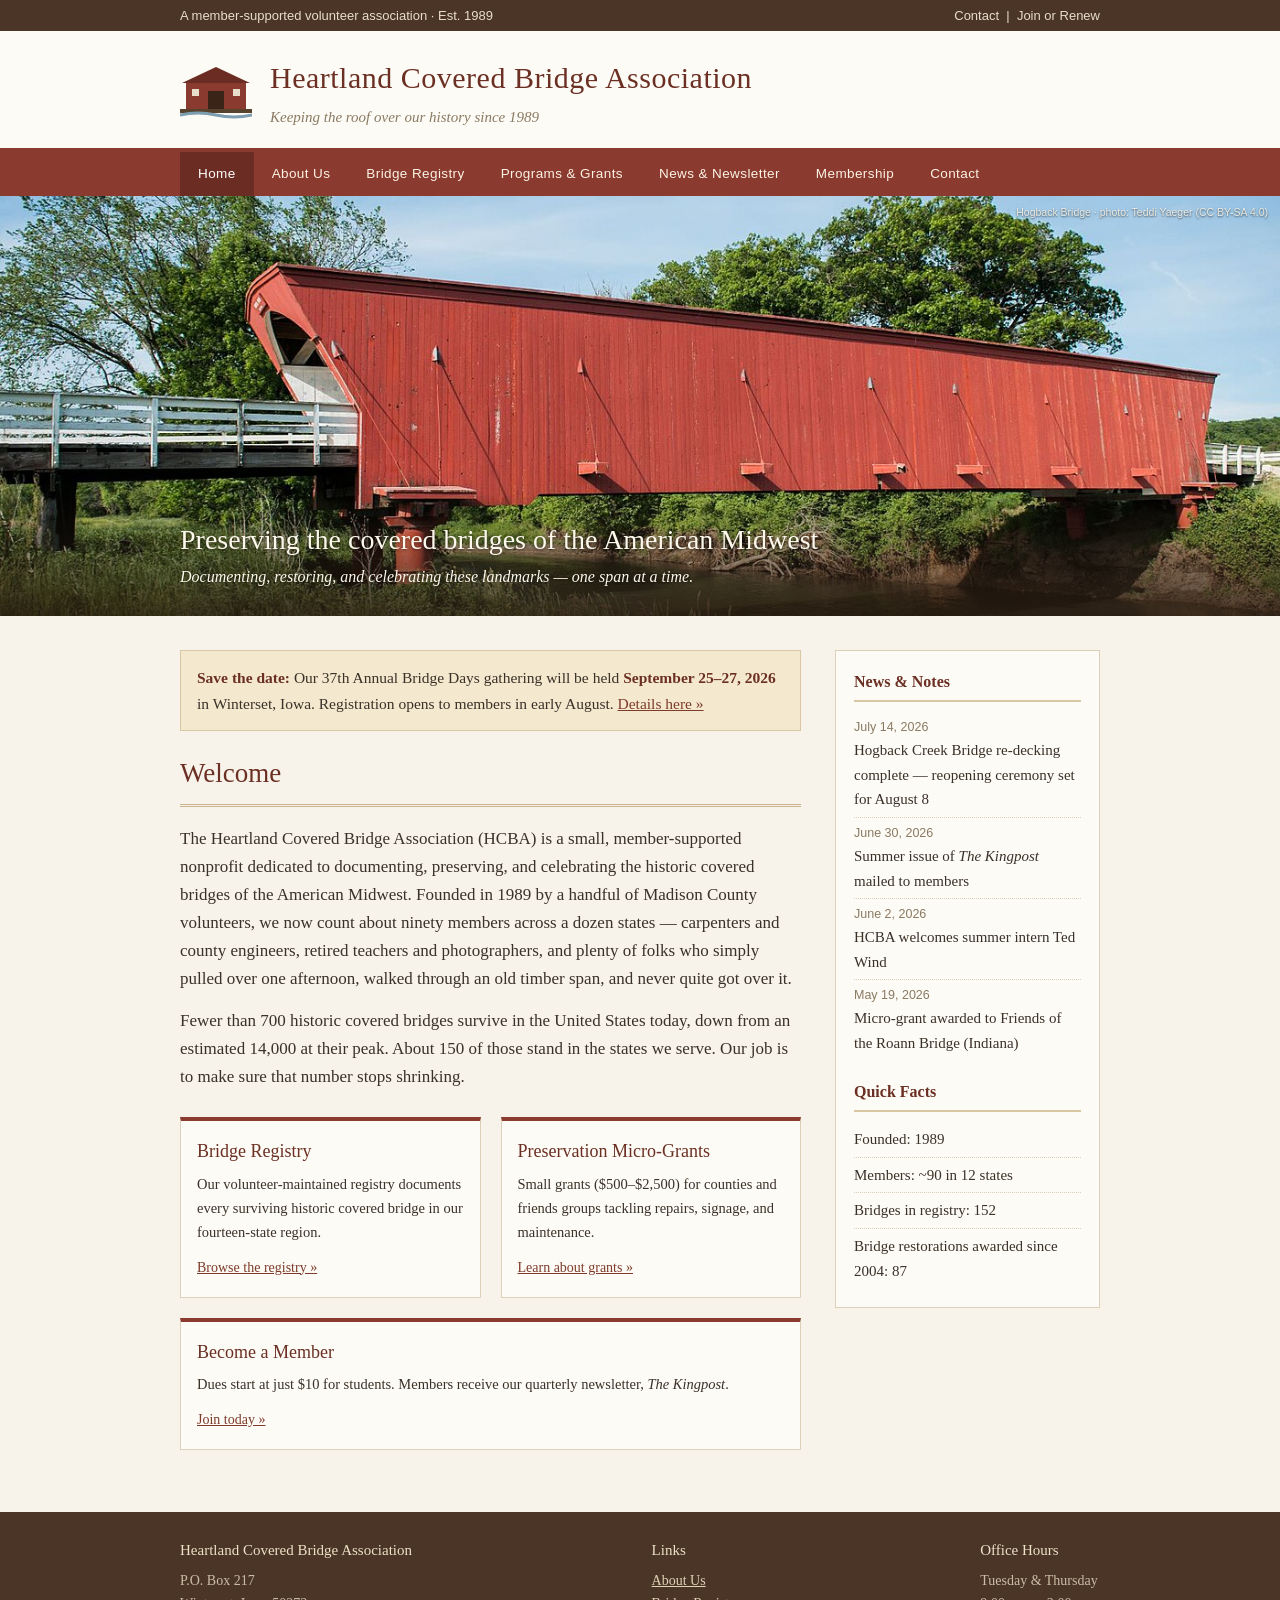
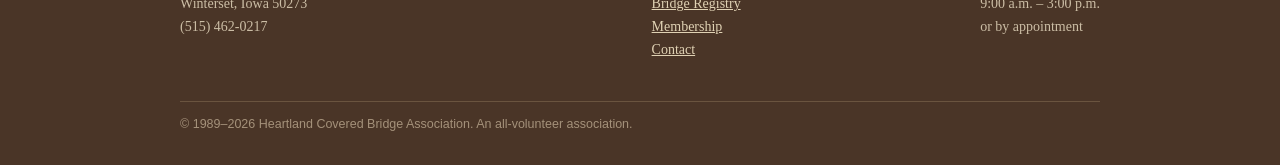
<file: index.html>
<!DOCTYPE html>
<html lang="en">
<head>
<meta charset="utf-8">
<meta name="viewport" content="width=device-width, initial-scale=1">
<title>Heartland Covered Bridge Association | Winterset, Iowa</title>
<meta name="description" content="The Heartland Covered Bridge Association is a member-supported nonprofit dedicated to documenting, preserving, and celebrating the covered bridges of the American Midwest since 1989.">
<link rel="stylesheet" href="css/style.css">
</head>
<body>

<div class="topstrip">
  <div class="wrap">
    <span>A member-supported volunteer association &middot; Est. 1989</span>
    <span><a href="contact.html">Contact</a> &nbsp;|&nbsp; <a href="membership.html">Join or Renew</a></span>
  </div>
</div>

<header class="site">
  <div class="wrap masthead">
    <svg width="72" height="54" viewBox="0 0 72 54" xmlns="http://www.w3.org/2000/svg" aria-hidden="true">
      <rect x="6" y="18" width="60" height="26" fill="#8b3a2f"/>
      <polygon points="2,18 36,2 70,18" fill="#6b2c23"/>
      <rect x="28" y="26" width="16" height="18" fill="#3a2418"/>
      <rect x="12" y="24" width="7" height="7" fill="#e8ddcb"/>
      <rect x="53" y="24" width="7" height="7" fill="#e8ddcb"/>
      <rect x="0" y="44" width="72" height="4" fill="#57422e"/>
      <path d="M0 50 Q18 46 36 50 T72 50" stroke="#7d9db0" stroke-width="3" fill="none"/>
    </svg>
    <div>
      <h1>Heartland Covered Bridge Association</h1>
      <div class="tagline">Keeping the roof over our history since 1989</div>
    </div>
  </div>
</header>

<nav class="main">
  <div class="wrap">
    <ul>
      <li><a href="index.html" class="here">Home</a></li>
      <li><a href="about.html">About Us</a></li>
      <li><a href="bridges.html">Bridge Registry</a></li>
      <li><a href="programs.html">Programs &amp; Grants</a></li>
      <li><a href="news.html">News &amp; Newsletter</a></li>
      <li><a href="membership.html">Membership</a></li>
      <li><a href="contact.html">Contact</a></li>
    </ul>
  </div>
</nav>

<div class="hero">
  <img class="art" src="images/hero-hogback.jpg" alt="The Hogback Bridge, a red covered bridge spanning the North River in Madison County, Iowa">
  <div class="credit">Hogback Bridge &middot; photo: Teddi Yaeger (CC BY-SA 4.0)</div>
  <div class="overlay">
    <div class="wrap">
      <h2>Preserving the covered bridges of the American Midwest</h2>
      <p>Documenting, restoring, and celebrating these landmarks &mdash; one span at a time.</p>
    </div>
  </div>
</div>

<div class="content">
  <div class="wrap cols">
    <div class="mainer">
      <div class="notice">
        <strong>Save the date:</strong> Our 37th Annual Bridge Days gathering will be held
        <strong>September 25&ndash;27, 2026</strong> in Winterset, Iowa. Registration opens to members in early August.
        <a href="news.html">Details here &raquo;</a>
      </div>

      <h2 class="pagetitle">Welcome</h2>
      <p>
        The Heartland Covered Bridge Association (HCBA) is a small, member-supported nonprofit
        dedicated to documenting, preserving, and celebrating the historic covered bridges of the
        American Midwest. Founded in 1989 by a handful of Madison County volunteers, we now count
        about ninety members across a dozen states &mdash; carpenters and county engineers, retired
        teachers and photographers, and plenty of folks who simply pulled over one afternoon,
        walked through an old timber span, and never quite got over it.
      </p>
      <p>
        Fewer than 700 historic covered bridges survive in the United States today, down from an
        estimated 14,000 at their peak. About 150 of those stand in the states we serve. Our job is
        to make sure that number stops shrinking.
      </p>

      <div class="featrow">
        <div class="feat">
          <h3>Bridge Registry</h3>
          <p>Our volunteer-maintained registry documents every surviving historic covered bridge in our fourteen-state region.</p>
          <a href="bridges.html">Browse the registry &raquo;</a>
        </div>
        <div class="feat">
          <h3>Preservation Micro-Grants</h3>
          <p>Small grants ($500&ndash;$2,500) for counties and friends groups tackling repairs, signage, and maintenance.</p>
          <a href="programs.html">Learn about grants &raquo;</a>
        </div>
        <div class="feat">
          <h3>Become a Member</h3>
          <p>Dues start at just $10 for students. Members receive our quarterly newsletter, <em>The Kingpost</em>.</p>
          <a href="membership.html">Join today &raquo;</a>
        </div>
      </div>
    </div>

    <aside>
      <h3>News &amp; Notes</h3>
      <ul>
        <li><span class="date">July 14, 2026</span> Hogback Creek Bridge re-decking complete &mdash; reopening ceremony set for August 8</li>
        <li><span class="date">June 30, 2026</span> Summer issue of <em>The Kingpost</em> mailed to members</li>
        <li><span class="date">June 2, 2026</span> HCBA welcomes summer intern Ted Wind</li>
        <li><span class="date">May 19, 2026</span> Micro-grant awarded to Friends of the Roann Bridge (Indiana)</li>
      </ul>
      <h3 style="margin-top:18px;">Quick Facts</h3>
      <ul>
        <li>Founded: 1989</li>
        <li>Members: ~90 in 12 states</li>
        <li>Bridges in registry: 152</li>
        <li>Bridge restorations awarded since 2004: 87</li>
      </ul>
    </aside>
  </div>
</div>

<footer class="site">
  <div class="wrap">
    <div>
      <h4>Heartland Covered Bridge Association</h4>
      P.O. Box 217<br>
      Winterset, Iowa 50273<br>
      (515) 462-0217
    </div>
    <div>
      <h4>Links</h4>
      <a href="about.html">About Us</a><br>
      <a href="bridges.html">Bridge Registry</a><br>
      <a href="membership.html">Membership</a><br>
      <a href="contact.html">Contact</a>
    </div>
    <div>
      <h4>Office Hours</h4>
      Tuesday &amp; Thursday<br>
      9:00 a.m. &ndash; 3:00 p.m.<br>
      or by appointment
    </div>
    <div class="fine">
      &copy; 1989&ndash;2026 Heartland Covered Bridge Association. An all-volunteer association.
    </div>
  </div>
</footer>

</body>
</html>
</file>
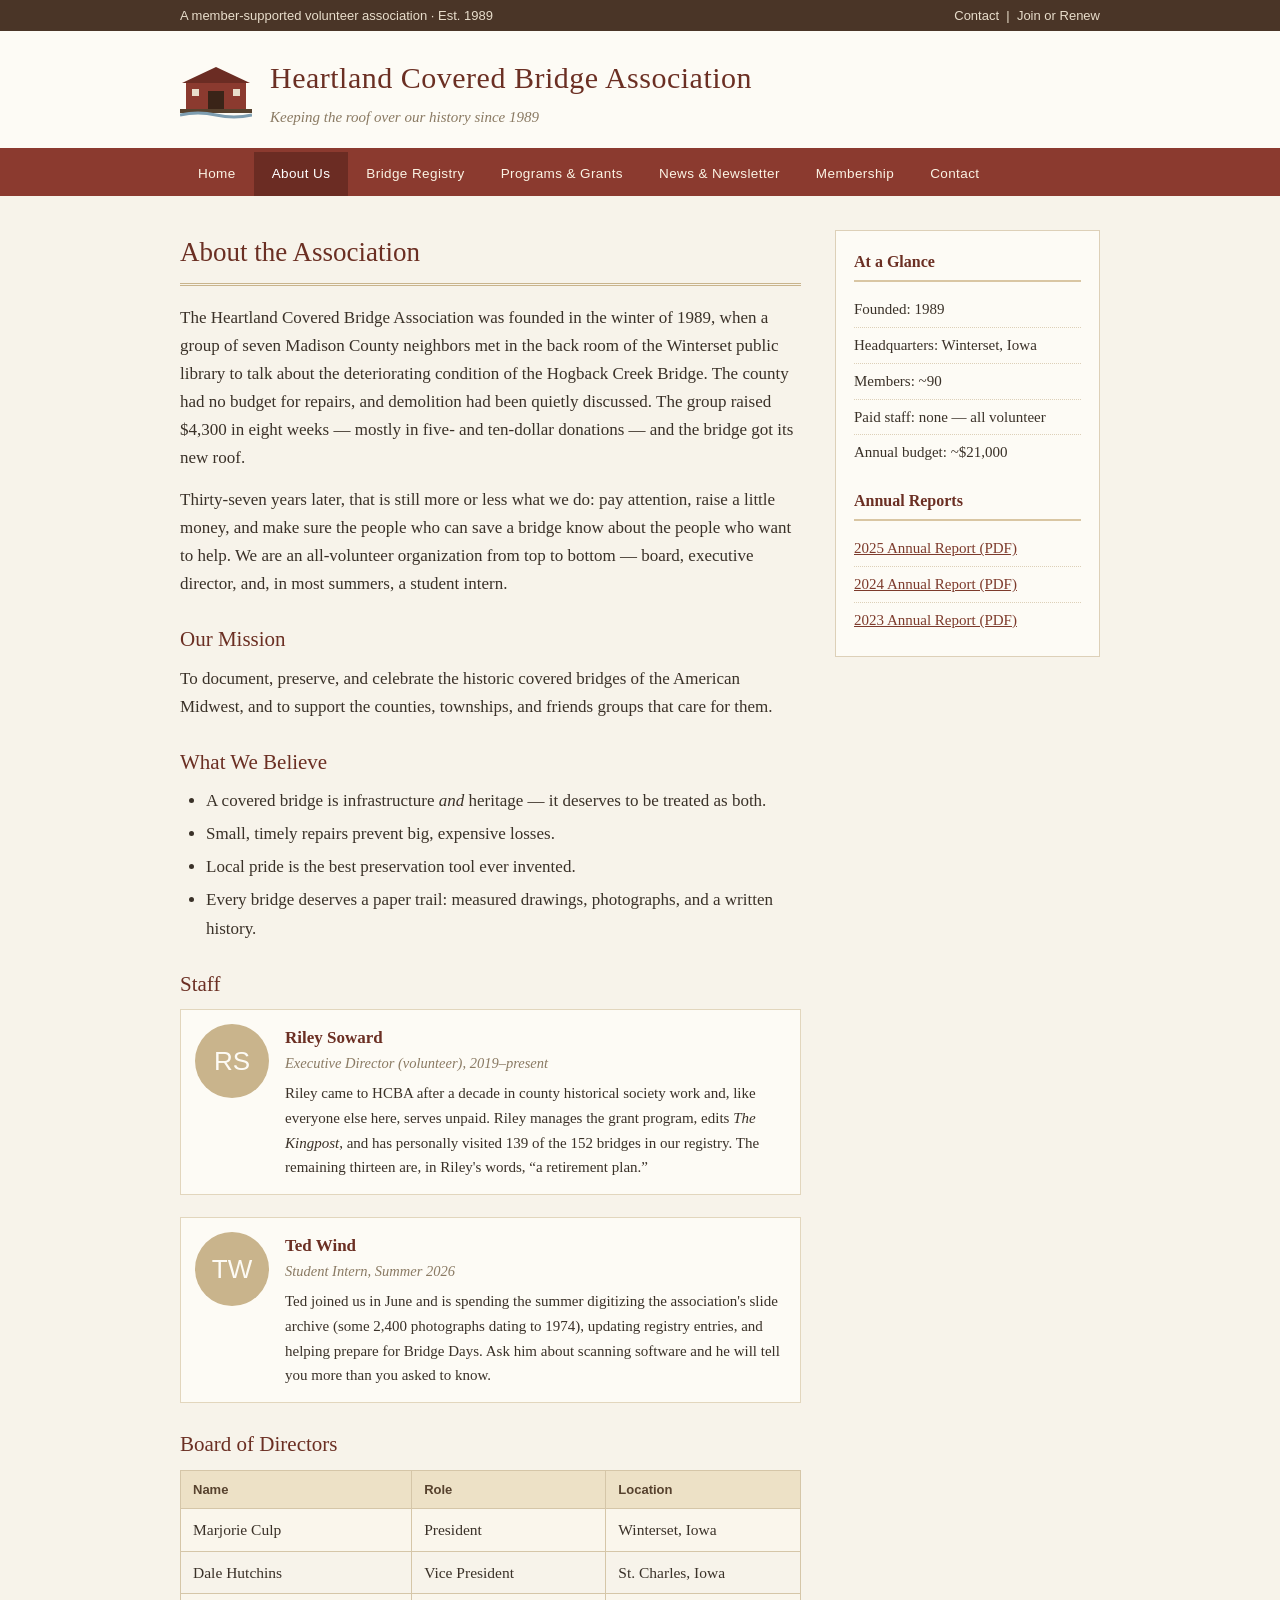
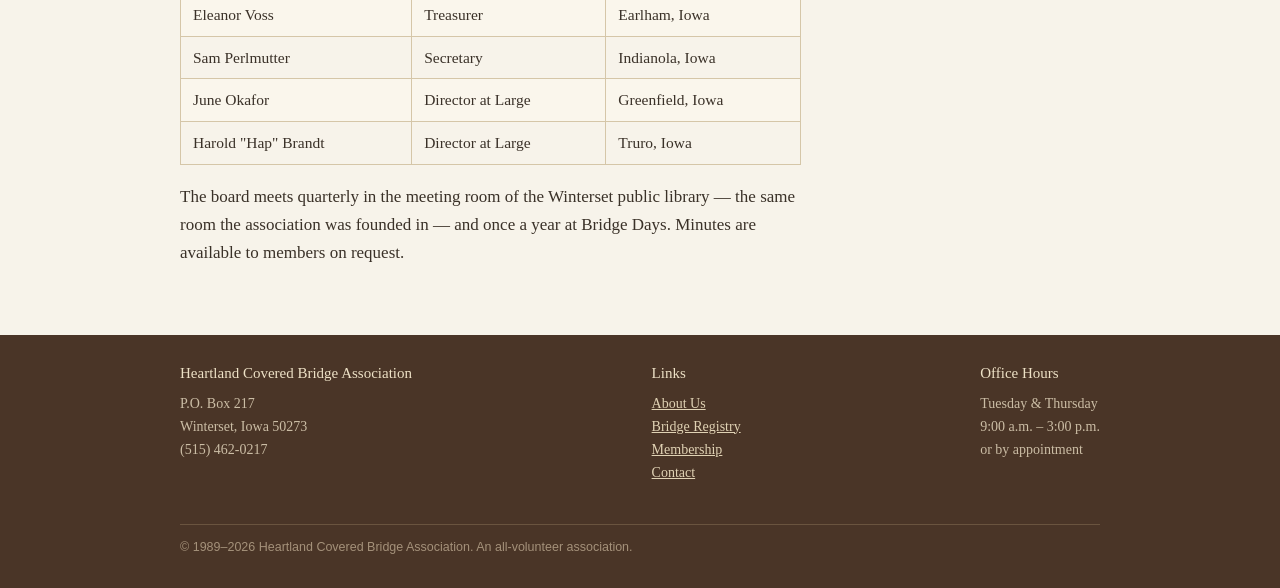
<file: about.html>
<!DOCTYPE html>
<html lang="en">
<head>
<meta charset="utf-8">
<meta name="viewport" content="width=device-width, initial-scale=1">
<title>About Us | Heartland Covered Bridge Association</title>
<link rel="stylesheet" href="css/style.css">
</head>
<body>

<div class="topstrip">
  <div class="wrap">
    <span>A member-supported volunteer association &middot; Est. 1989</span>
    <span><a href="contact.html">Contact</a> &nbsp;|&nbsp; <a href="membership.html">Join or Renew</a></span>
  </div>
</div>

<header class="site">
  <div class="wrap masthead">
    <svg width="72" height="54" viewBox="0 0 72 54" xmlns="http://www.w3.org/2000/svg" aria-hidden="true">
      <rect x="6" y="18" width="60" height="26" fill="#8b3a2f"/>
      <polygon points="2,18 36,2 70,18" fill="#6b2c23"/>
      <rect x="28" y="26" width="16" height="18" fill="#3a2418"/>
      <rect x="12" y="24" width="7" height="7" fill="#e8ddcb"/>
      <rect x="53" y="24" width="7" height="7" fill="#e8ddcb"/>
      <rect x="0" y="44" width="72" height="4" fill="#57422e"/>
      <path d="M0 50 Q18 46 36 50 T72 50" stroke="#7d9db0" stroke-width="3" fill="none"/>
    </svg>
    <div>
      <h1>Heartland Covered Bridge Association</h1>
      <div class="tagline">Keeping the roof over our history since 1989</div>
    </div>
  </div>
</header>

<nav class="main">
  <div class="wrap">
    <ul>
      <li><a href="index.html">Home</a></li>
      <li><a href="about.html" class="here">About Us</a></li>
      <li><a href="bridges.html">Bridge Registry</a></li>
      <li><a href="programs.html">Programs &amp; Grants</a></li>
      <li><a href="news.html">News &amp; Newsletter</a></li>
      <li><a href="membership.html">Membership</a></li>
      <li><a href="contact.html">Contact</a></li>
    </ul>
  </div>
</nav>

<div class="content">
  <div class="wrap cols">
    <div class="mainer">
      <h2 class="pagetitle">About the Association</h2>
      <p>
        The Heartland Covered Bridge Association was founded in the winter of 1989, when a group of
        seven Madison County neighbors met in the back room of the Winterset public library to talk
        about the deteriorating condition of the Hogback Creek Bridge. The county had no budget for
        repairs, and demolition had been quietly discussed. The group raised $4,300 in eight weeks
        &mdash; mostly in five- and ten-dollar donations &mdash; and the bridge got its new roof.
      </p>
      <p>
        Thirty-seven years later, that is still more or less what we do: pay attention, raise a
        little money, and make sure the people who can save a bridge know about the people who want
        to help. We are an all-volunteer organization from top to bottom &mdash; board, executive
        director, and, in most summers, a student intern.
      </p>

      <h3>Our Mission</h3>
      <p>
        To document, preserve, and celebrate the historic covered bridges of the American Midwest,
        and to support the counties, townships, and friends groups that care for them.
      </p>

      <h3>What We Believe</h3>
      <ul>
        <li>A covered bridge is infrastructure <em>and</em> heritage &mdash; it deserves to be treated as both.</li>
        <li>Small, timely repairs prevent big, expensive losses.</li>
        <li>Local pride is the best preservation tool ever invented.</li>
        <li>Every bridge deserves a paper trail: measured drawings, photographs, and a written history.</li>
      </ul>

      <h3>Staff</h3>
      <div class="person">
        <div class="avatar">RS</div>
        <div>
          <h4>Riley Soward</h4>
          <div class="role">Executive Director (volunteer), 2019&ndash;present</div>
          <p>
            Riley came to HCBA after a decade in county historical society work and, like everyone
            else here, serves unpaid. Riley manages the grant program, edits
            <em>The Kingpost</em>, and has personally visited 139 of the 152 bridges in our registry.
            The remaining thirteen are, in Riley's words, &ldquo;a retirement plan.&rdquo;
          </p>
        </div>
      </div>
      <div class="person">
        <div class="avatar">TW</div>
        <div>
          <h4>Ted Wind</h4>
          <div class="role">Student Intern, Summer 2026</div>
          <p>
            Ted joined us in June and is spending the summer digitizing the association's slide
            archive (some 2,400 photographs dating to 1974), updating registry entries, and helping
            prepare for Bridge Days. Ask him about scanning software and he will tell you more than
            you asked to know.
          </p>
        </div>
      </div>

      <h3>Board of Directors</h3>
      <table class="plain">
        <tr><th>Name</th><th>Role</th><th>Location</th></tr>
        <tr><td>Marjorie Culp</td><td>President</td><td>Winterset, Iowa</td></tr>
        <tr><td>Dale Hutchins</td><td>Vice President</td><td>St. Charles, Iowa</td></tr>
        <tr><td>Eleanor Voss</td><td>Treasurer</td><td>Earlham, Iowa</td></tr>
        <tr><td>Sam Perlmutter</td><td>Secretary</td><td>Indianola, Iowa</td></tr>
        <tr><td>June Okafor</td><td>Director at Large</td><td>Greenfield, Iowa</td></tr>
        <tr><td>Harold "Hap" Brandt</td><td>Director at Large</td><td>Truro, Iowa</td></tr>
      </table>
      <p>
        The board meets quarterly in the meeting room of the Winterset public library &mdash; the
        same room the association was founded in &mdash; and once a year at Bridge Days.
        Minutes are available to members on request.
      </p>
    </div>

    <aside>
      <h3>At a Glance</h3>
      <ul>
        <li>Founded: 1989</li>
        <li>Headquarters: Winterset, Iowa</li>
        <li>Members: ~90</li>
        <li>Paid staff: none &mdash; all volunteer</li>
        <li>Annual budget: ~$21,000</li>
      </ul>
      <h3 style="margin-top:18px;">Annual Reports</h3>
      <ul>
        <li><a href="#">2025 Annual Report (PDF)</a></li>
        <li><a href="#">2024 Annual Report (PDF)</a></li>
        <li><a href="#">2023 Annual Report (PDF)</a></li>
      </ul>
    </aside>
  </div>
</div>

<footer class="site">
  <div class="wrap">
    <div>
      <h4>Heartland Covered Bridge Association</h4>
      P.O. Box 217<br>
      Winterset, Iowa 50273<br>
      (515) 462-0217
    </div>
    <div>
      <h4>Links</h4>
      <a href="about.html">About Us</a><br>
      <a href="bridges.html">Bridge Registry</a><br>
      <a href="membership.html">Membership</a><br>
      <a href="contact.html">Contact</a>
    </div>
    <div>
      <h4>Office Hours</h4>
      Tuesday &amp; Thursday<br>
      9:00 a.m. &ndash; 3:00 p.m.<br>
      or by appointment
    </div>
    <div class="fine">
      &copy; 1989&ndash;2026 Heartland Covered Bridge Association. An all-volunteer association.
    </div>
  </div>
</footer>

</body>
</html>
</file>
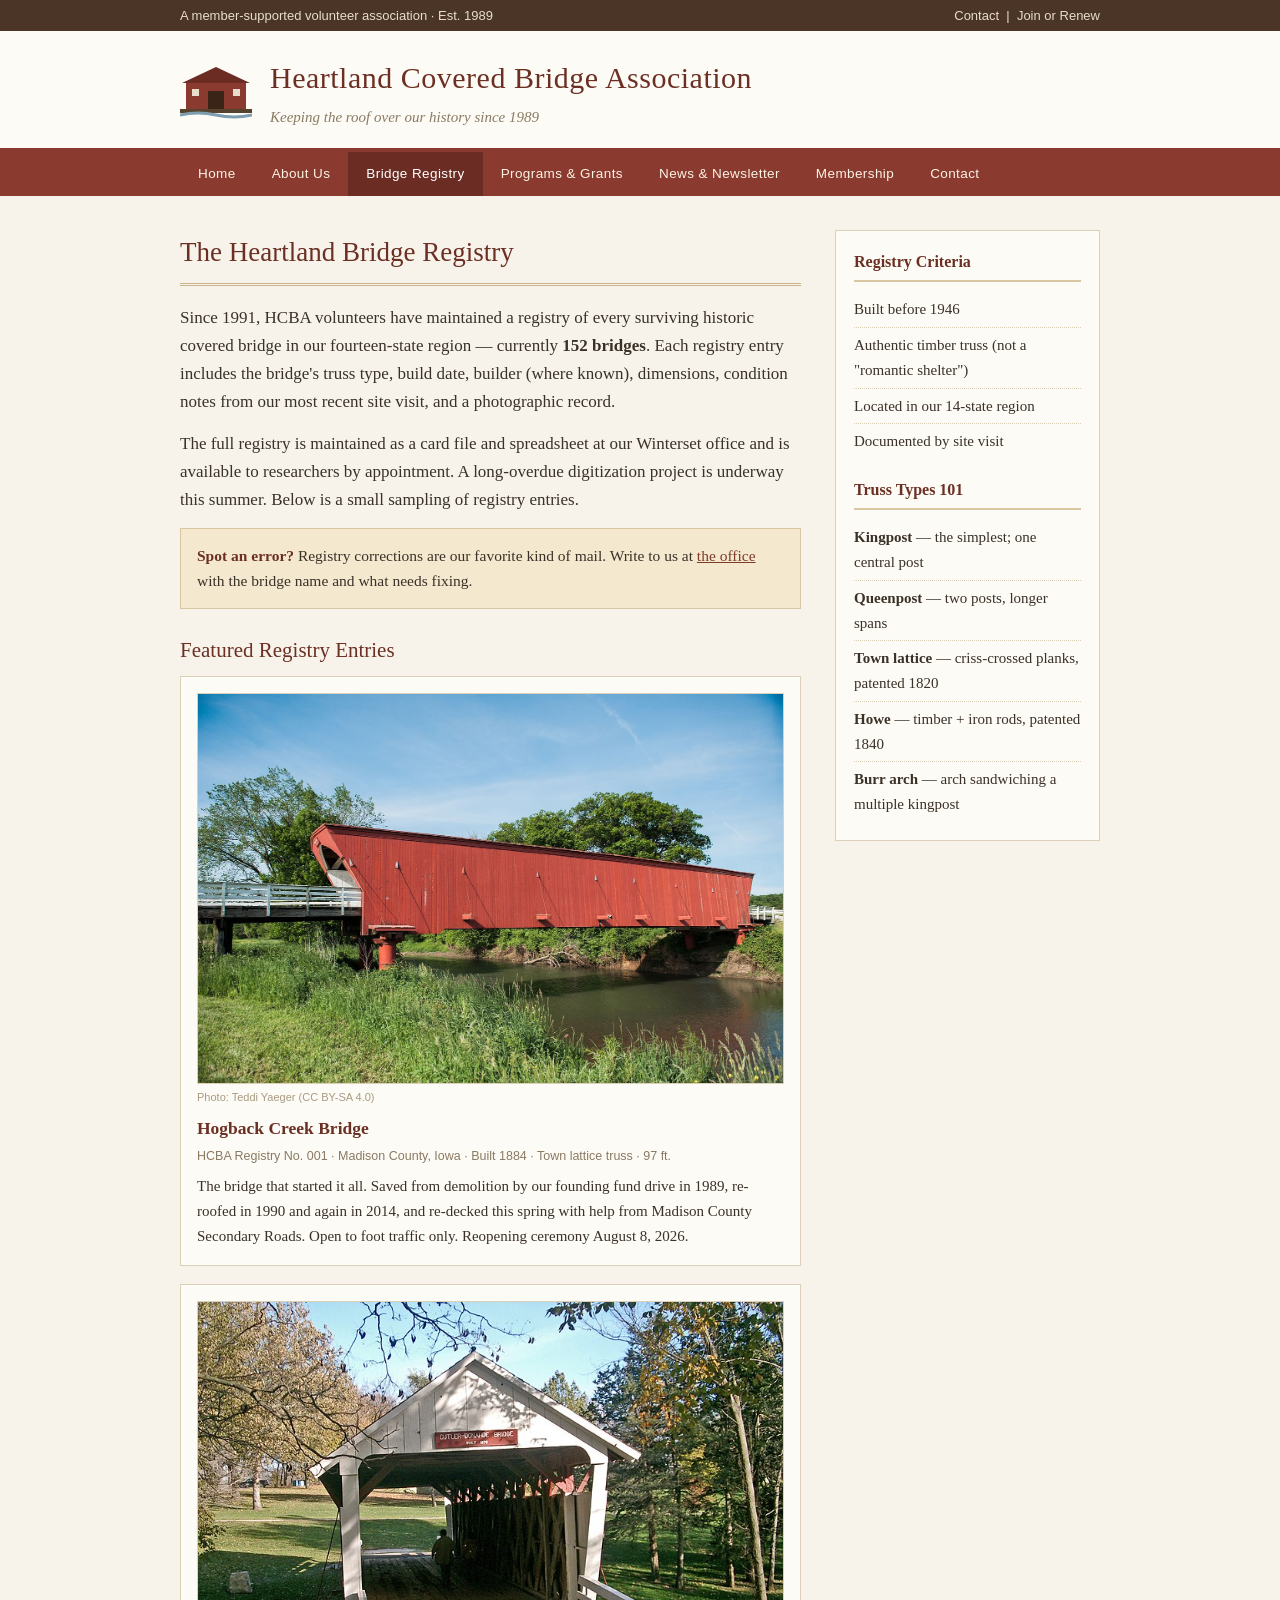
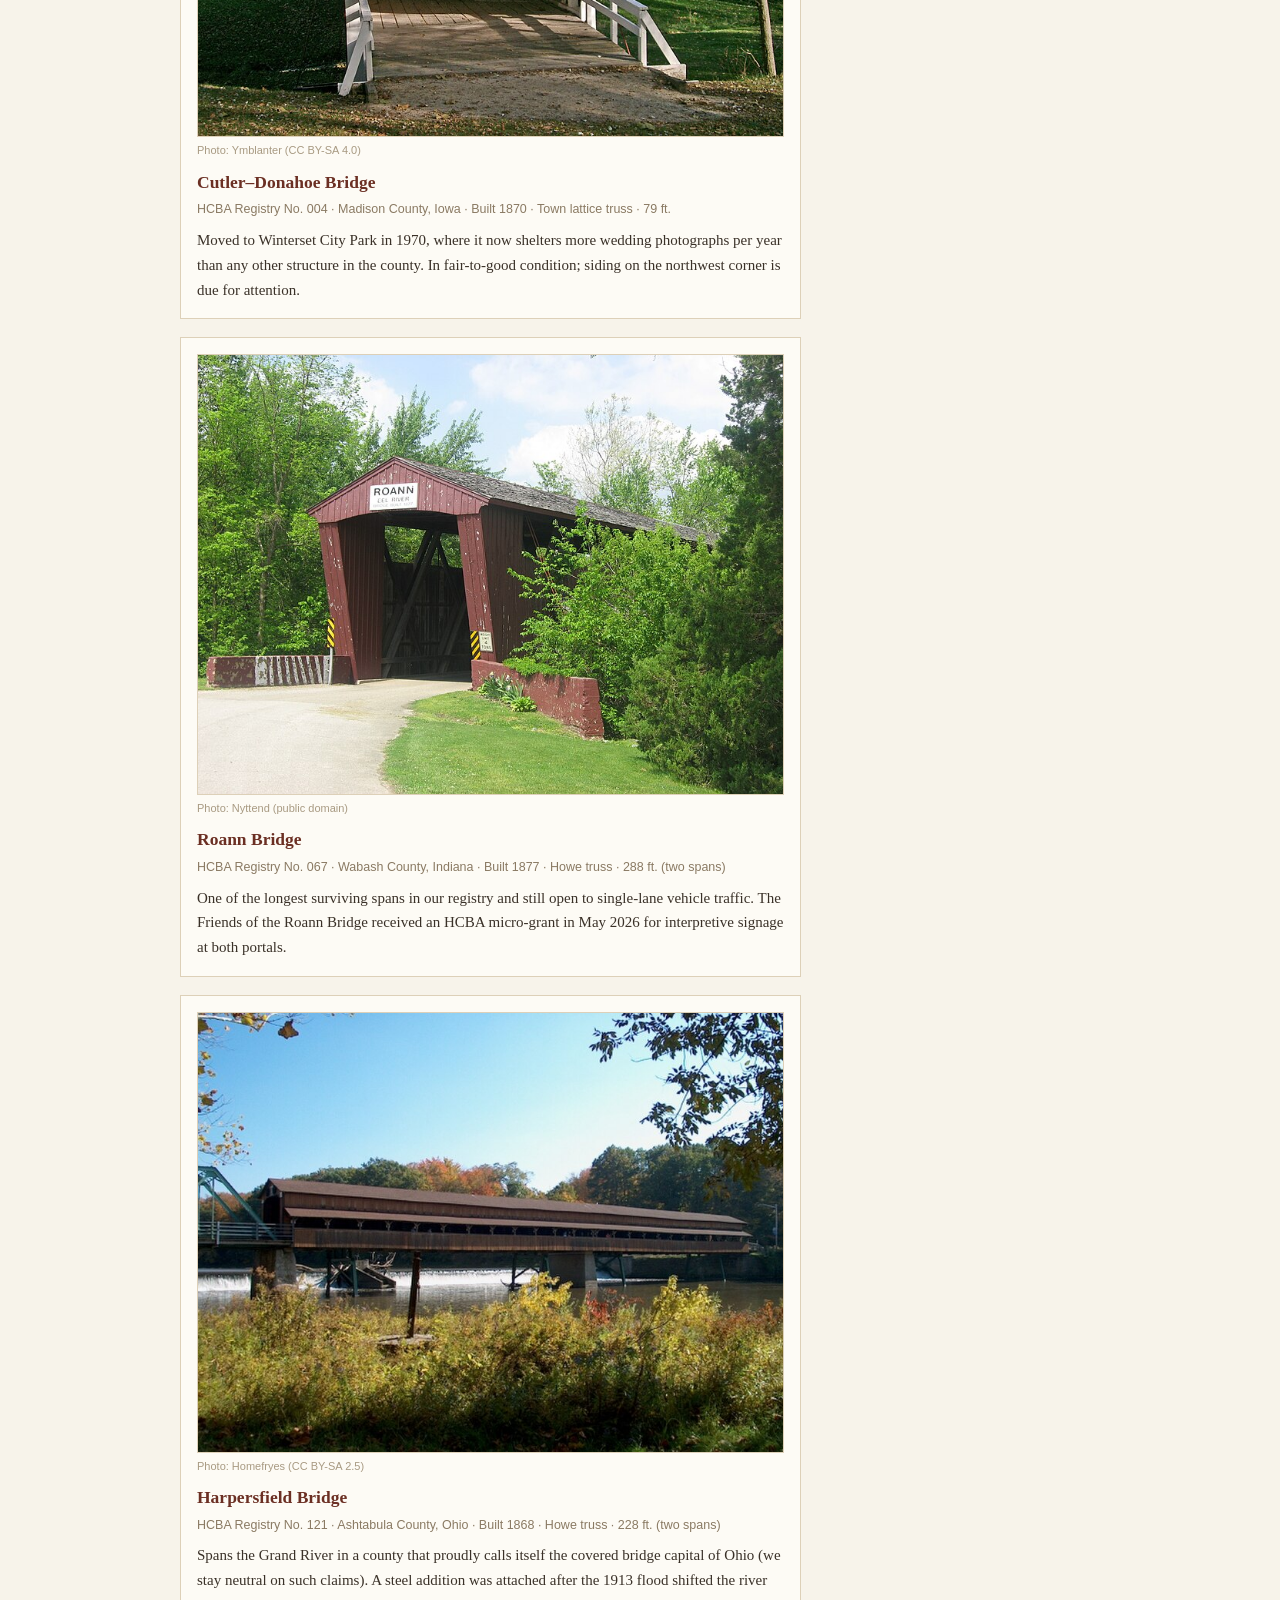
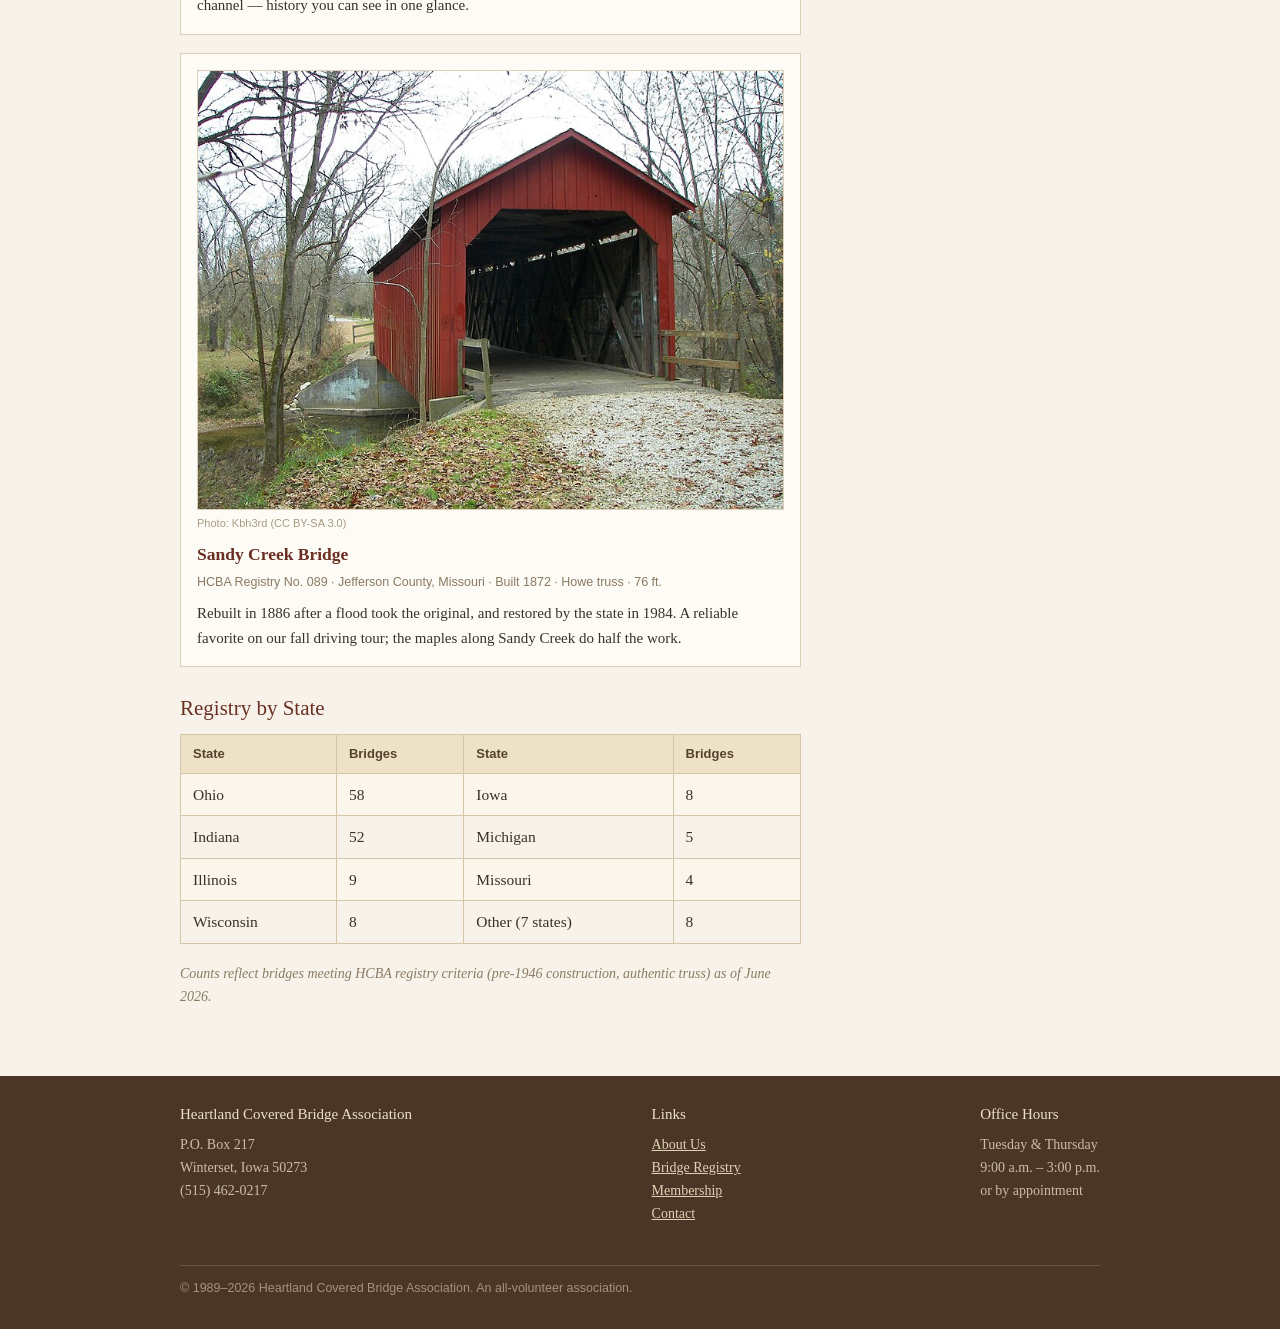
<file: bridges.html>
<!DOCTYPE html>
<html lang="en">
<head>
<meta charset="utf-8">
<meta name="viewport" content="width=device-width, initial-scale=1">
<title>Bridge Registry | Heartland Covered Bridge Association</title>
<link rel="stylesheet" href="css/style.css">
</head>
<body>

<div class="topstrip">
  <div class="wrap">
    <span>A member-supported volunteer association &middot; Est. 1989</span>
    <span><a href="contact.html">Contact</a> &nbsp;|&nbsp; <a href="membership.html">Join or Renew</a></span>
  </div>
</div>

<header class="site">
  <div class="wrap masthead">
    <svg width="72" height="54" viewBox="0 0 72 54" xmlns="http://www.w3.org/2000/svg" aria-hidden="true">
      <rect x="6" y="18" width="60" height="26" fill="#8b3a2f"/>
      <polygon points="2,18 36,2 70,18" fill="#6b2c23"/>
      <rect x="28" y="26" width="16" height="18" fill="#3a2418"/>
      <rect x="12" y="24" width="7" height="7" fill="#e8ddcb"/>
      <rect x="53" y="24" width="7" height="7" fill="#e8ddcb"/>
      <rect x="0" y="44" width="72" height="4" fill="#57422e"/>
      <path d="M0 50 Q18 46 36 50 T72 50" stroke="#7d9db0" stroke-width="3" fill="none"/>
    </svg>
    <div>
      <h1>Heartland Covered Bridge Association</h1>
      <div class="tagline">Keeping the roof over our history since 1989</div>
    </div>
  </div>
</header>

<nav class="main">
  <div class="wrap">
    <ul>
      <li><a href="index.html">Home</a></li>
      <li><a href="about.html">About Us</a></li>
      <li><a href="bridges.html" class="here">Bridge Registry</a></li>
      <li><a href="programs.html">Programs &amp; Grants</a></li>
      <li><a href="news.html">News &amp; Newsletter</a></li>
      <li><a href="membership.html">Membership</a></li>
      <li><a href="contact.html">Contact</a></li>
    </ul>
  </div>
</nav>

<div class="content">
  <div class="wrap cols">
    <div class="mainer">
      <h2 class="pagetitle">The Heartland Bridge Registry</h2>
      <p>
        Since 1991, HCBA volunteers have maintained a registry of every surviving historic covered
        bridge in our fourteen-state region &mdash; currently <strong>152 bridges</strong>. Each
        registry entry includes the bridge's truss type, build date, builder (where known),
        dimensions, condition notes from our most recent site visit, and a photographic record.
      </p>
      <p>
        The full registry is maintained as a card file and spreadsheet at our Winterset office and
        is available to researchers by appointment. A long-overdue digitization project is underway
        this summer. Below is a small sampling of registry entries.
      </p>

      <div class="notice">
        <strong>Spot an error?</strong> Registry corrections are our favorite kind of mail.
        Write to us at <a href="contact.html">the office</a> with the bridge name and what needs fixing.
      </div>

      <h3>Featured Registry Entries</h3>

      <div class="bridgecard">
        <img class="bphoto" src="images/hero-hogback.jpg" alt="Hogback Bridge">
        <div class="photocredit">Photo: Teddi Yaeger (CC BY-SA 4.0)</div>
        <h4>Hogback Creek Bridge</h4>
        <div class="meta">HCBA Registry No. 001 &middot; Madison County, Iowa &middot; Built 1884 &middot; Town lattice truss &middot; 97 ft.</div>
        <p>
          The bridge that started it all. Saved from demolition by our founding fund drive in 1989,
          re-roofed in 1990 and again in 2014, and re-decked this spring with help from Madison
          County Secondary Roads. Open to foot traffic only. Reopening ceremony August 8, 2026.
        </p>
      </div>

      <div class="bridgecard">
        <img class="bphoto" src="images/cutler-donahoe.jpg" alt="Cutler–Donahoe Bridge in Winterset City Park">
        <div class="photocredit">Photo: Ymblanter (CC BY-SA 4.0)</div>
        <h4>Cutler&ndash;Donahoe Bridge</h4>
        <div class="meta">HCBA Registry No. 004 &middot; Madison County, Iowa &middot; Built 1870 &middot; Town lattice truss &middot; 79 ft.</div>
        <p>
          Moved to Winterset City Park in 1970, where it now shelters more wedding photographs per
          year than any other structure in the county. In fair-to-good condition; siding on the
          northwest corner is due for attention.
        </p>
      </div>

      <div class="bridgecard">
        <img class="bphoto" src="images/roann.jpg" alt="Roann Bridge, Wabash County, Indiana">
        <div class="photocredit">Photo: Nyttend (public domain)</div>
        <h4>Roann Bridge</h4>
        <div class="meta">HCBA Registry No. 067 &middot; Wabash County, Indiana &middot; Built 1877 &middot; Howe truss &middot; 288 ft. (two spans)</div>
        <p>
          One of the longest surviving spans in our registry and still open to single-lane vehicle
          traffic. The Friends of the Roann Bridge received an HCBA micro-grant in May 2026 for
          interpretive signage at both portals.
        </p>
      </div>

      <div class="bridgecard">
        <img class="bphoto" src="images/harpersfield.jpg" alt="Harpersfield Bridge over the Grand River, Ashtabula County, Ohio">
        <div class="photocredit">Photo: Homefryes (CC BY-SA 2.5)</div>
        <h4>Harpersfield Bridge</h4>
        <div class="meta">HCBA Registry No. 121 &middot; Ashtabula County, Ohio &middot; Built 1868 &middot; Howe truss &middot; 228 ft. (two spans)</div>
        <p>
          Spans the Grand River in a county that proudly calls itself the covered bridge capital of
          Ohio (we stay neutral on such claims). A steel addition was attached after the 1913 flood
          shifted the river channel &mdash; history you can see in one glance.
        </p>
      </div>

      <div class="bridgecard">
        <img class="bphoto" src="images/sandy-creek.jpg" alt="Sandy Creek Bridge, Jefferson County, Missouri">
        <div class="photocredit">Photo: Kbh3rd (CC BY-SA 3.0)</div>
        <h4>Sandy Creek Bridge</h4>
        <div class="meta">HCBA Registry No. 089 &middot; Jefferson County, Missouri &middot; Built 1872 &middot; Howe truss &middot; 76 ft.</div>
        <p>
          Rebuilt in 1886 after a flood took the original, and restored by the state in 1984. A
          reliable favorite on our fall driving tour; the maples along Sandy Creek do half the work.
        </p>
      </div>

      <h3>Registry by State</h3>
      <table class="plain">
        <tr><th>State</th><th>Bridges</th><th>State</th><th>Bridges</th></tr>
        <tr><td>Ohio</td><td>58</td><td>Iowa</td><td>8</td></tr>
        <tr><td>Indiana</td><td>52</td><td>Michigan</td><td>5</td></tr>
        <tr><td>Illinois</td><td>9</td><td>Missouri</td><td>4</td></tr>
        <tr><td>Wisconsin</td><td>8</td><td>Other (7 states)</td><td>8</td></tr>
      </table>
      <p style="font-size:14px; color:#8a7a63;"><em>Counts reflect bridges meeting HCBA registry criteria (pre-1946 construction, authentic truss) as of June 2026.</em></p>
    </div>

    <aside>
      <h3>Registry Criteria</h3>
      <ul>
        <li>Built before 1946</li>
        <li>Authentic timber truss (not a "romantic shelter")</li>
        <li>Located in our 14-state region</li>
        <li>Documented by site visit</li>
      </ul>
      <h3 style="margin-top:18px;">Truss Types 101</h3>
      <ul>
        <li><strong>Kingpost</strong> &mdash; the simplest; one central post</li>
        <li><strong>Queenpost</strong> &mdash; two posts, longer spans</li>
        <li><strong>Town lattice</strong> &mdash; criss-crossed planks, patented 1820</li>
        <li><strong>Howe</strong> &mdash; timber + iron rods, patented 1840</li>
        <li><strong>Burr arch</strong> &mdash; arch sandwiching a multiple kingpost</li>
      </ul>
    </aside>
  </div>
</div>

<footer class="site">
  <div class="wrap">
    <div>
      <h4>Heartland Covered Bridge Association</h4>
      P.O. Box 217<br>
      Winterset, Iowa 50273<br>
      (515) 462-0217
    </div>
    <div>
      <h4>Links</h4>
      <a href="about.html">About Us</a><br>
      <a href="bridges.html">Bridge Registry</a><br>
      <a href="membership.html">Membership</a><br>
      <a href="contact.html">Contact</a>
    </div>
    <div>
      <h4>Office Hours</h4>
      Tuesday &amp; Thursday<br>
      9:00 a.m. &ndash; 3:00 p.m.<br>
      or by appointment
    </div>
    <div class="fine">
      &copy; 1989&ndash;2026 Heartland Covered Bridge Association. An all-volunteer association.
    </div>
  </div>
</footer>

</body>
</html>
</file>
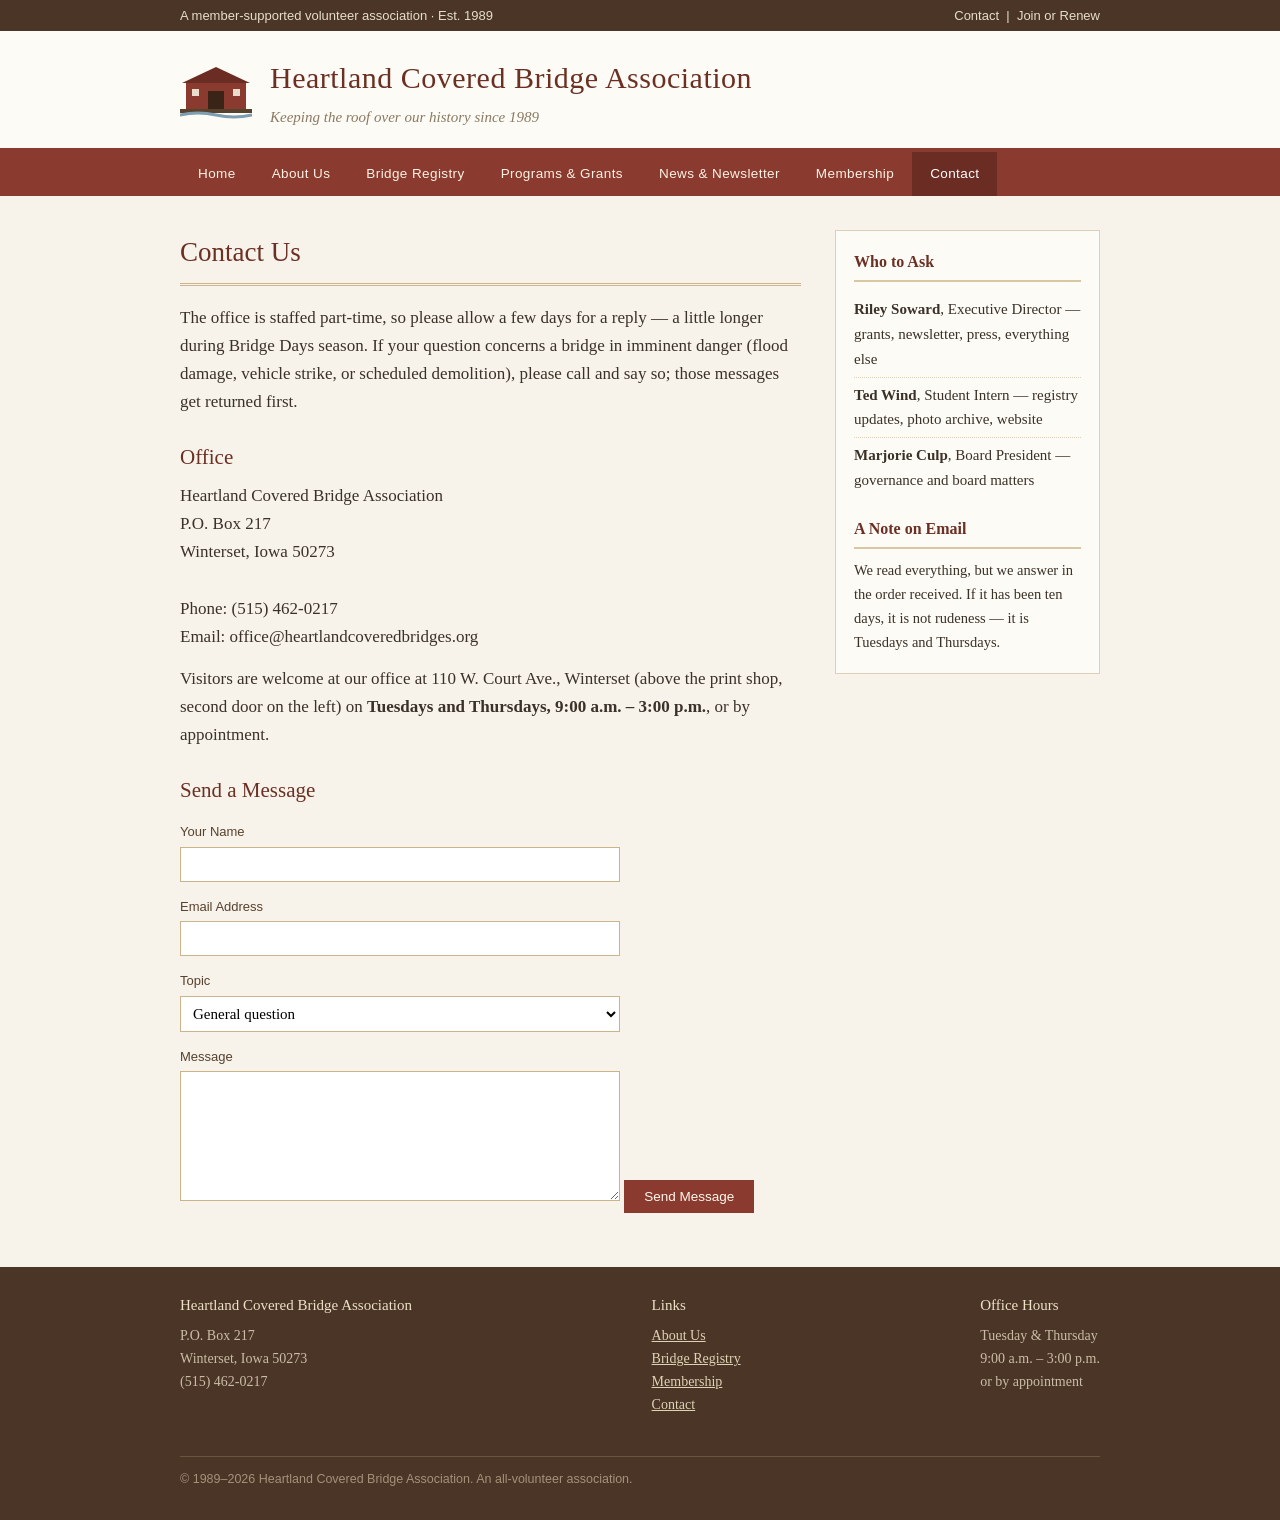
<file: contact.html>
<!DOCTYPE html>
<html lang="en">
<head>
<meta charset="utf-8">
<meta name="viewport" content="width=device-width, initial-scale=1">
<title>Contact | Heartland Covered Bridge Association</title>
<link rel="stylesheet" href="css/style.css">
</head>
<body>

<div class="topstrip">
  <div class="wrap">
    <span>A member-supported volunteer association &middot; Est. 1989</span>
    <span><a href="contact.html">Contact</a> &nbsp;|&nbsp; <a href="membership.html">Join or Renew</a></span>
  </div>
</div>

<header class="site">
  <div class="wrap masthead">
    <svg width="72" height="54" viewBox="0 0 72 54" xmlns="http://www.w3.org/2000/svg" aria-hidden="true">
      <rect x="6" y="18" width="60" height="26" fill="#8b3a2f"/>
      <polygon points="2,18 36,2 70,18" fill="#6b2c23"/>
      <rect x="28" y="26" width="16" height="18" fill="#3a2418"/>
      <rect x="12" y="24" width="7" height="7" fill="#e8ddcb"/>
      <rect x="53" y="24" width="7" height="7" fill="#e8ddcb"/>
      <rect x="0" y="44" width="72" height="4" fill="#57422e"/>
      <path d="M0 50 Q18 46 36 50 T72 50" stroke="#7d9db0" stroke-width="3" fill="none"/>
    </svg>
    <div>
      <h1>Heartland Covered Bridge Association</h1>
      <div class="tagline">Keeping the roof over our history since 1989</div>
    </div>
  </div>
</header>

<nav class="main">
  <div class="wrap">
    <ul>
      <li><a href="index.html">Home</a></li>
      <li><a href="about.html">About Us</a></li>
      <li><a href="bridges.html">Bridge Registry</a></li>
      <li><a href="programs.html">Programs &amp; Grants</a></li>
      <li><a href="news.html">News &amp; Newsletter</a></li>
      <li><a href="membership.html">Membership</a></li>
      <li><a href="contact.html" class="here">Contact</a></li>
    </ul>
  </div>
</nav>

<div class="content">
  <div class="wrap cols">
    <div class="mainer">
      <h2 class="pagetitle">Contact Us</h2>
      <p>
        The office is staffed part-time, so please allow a few days for a reply &mdash; a little
        longer during Bridge Days season. If your question concerns a bridge in imminent danger
        (flood damage, vehicle strike, or scheduled demolition), please call and say so; those
        messages get returned first.
      </p>

      <h3>Office</h3>
      <p>
        Heartland Covered Bridge Association<br>
        P.O. Box 217<br>
        Winterset, Iowa 50273<br><br>
        Phone: (515) 462-0217<br>
        Email: office@heartlandcoveredbridges.org
      </p>
      <p>
        Visitors are welcome at our office at 110 W. Court Ave., Winterset (above the print shop,
        second door on the left) on <strong>Tuesdays and Thursdays, 9:00 a.m. &ndash; 3:00 p.m.</strong>,
        or by appointment.
      </p>

      <h3>Send a Message</h3>
      <form class="contact" onsubmit="alert('Thank you — your message has been received. We answer in the order received, usually within a few days.'); this.reset(); return false;">
        <label for="name">Your Name</label>
        <input type="text" id="name" name="name">

        <label for="email">Email Address</label>
        <input type="email" id="email" name="email">

        <label for="topic">Topic</label>
        <select id="topic" name="topic">
          <option>General question</option>
          <option>Membership</option>
          <option>Registry correction</option>
          <option>Micro-grant program</option>
          <option>Bridge in danger</option>
          <option>Bridge Days</option>
          <option>Newsletter / The Kingpost</option>
        </select>

        <label for="message">Message</label>
        <textarea id="message" name="message"></textarea>

        <button type="submit" class="btn">Send Message</button>
      </form>
    </div>

    <aside>
      <h3>Who to Ask</h3>
      <ul>
        <li><strong>Riley Soward</strong>, Executive Director &mdash; grants, newsletter, press, everything else</li>
        <li><strong>Ted Wind</strong>, Student Intern &mdash; registry updates, photo archive, website</li>
        <li><strong>Marjorie Culp</strong>, Board President &mdash; governance and board matters</li>
      </ul>
      <h3 style="margin-top:18px;">A Note on Email</h3>
      <p style="font-size:14.5px;">
        We read everything, but we answer in the order received. If it has been ten days,
        it is not rudeness &mdash; it is Tuesdays and Thursdays.
      </p>
    </aside>
  </div>
</div>

<footer class="site">
  <div class="wrap">
    <div>
      <h4>Heartland Covered Bridge Association</h4>
      P.O. Box 217<br>
      Winterset, Iowa 50273<br>
      (515) 462-0217
    </div>
    <div>
      <h4>Links</h4>
      <a href="about.html">About Us</a><br>
      <a href="bridges.html">Bridge Registry</a><br>
      <a href="membership.html">Membership</a><br>
      <a href="contact.html">Contact</a>
    </div>
    <div>
      <h4>Office Hours</h4>
      Tuesday &amp; Thursday<br>
      9:00 a.m. &ndash; 3:00 p.m.<br>
      or by appointment
    </div>
    <div class="fine">
      &copy; 1989&ndash;2026 Heartland Covered Bridge Association. An all-volunteer association.
    </div>
  </div>
</footer>

</body>
</html>
</file>
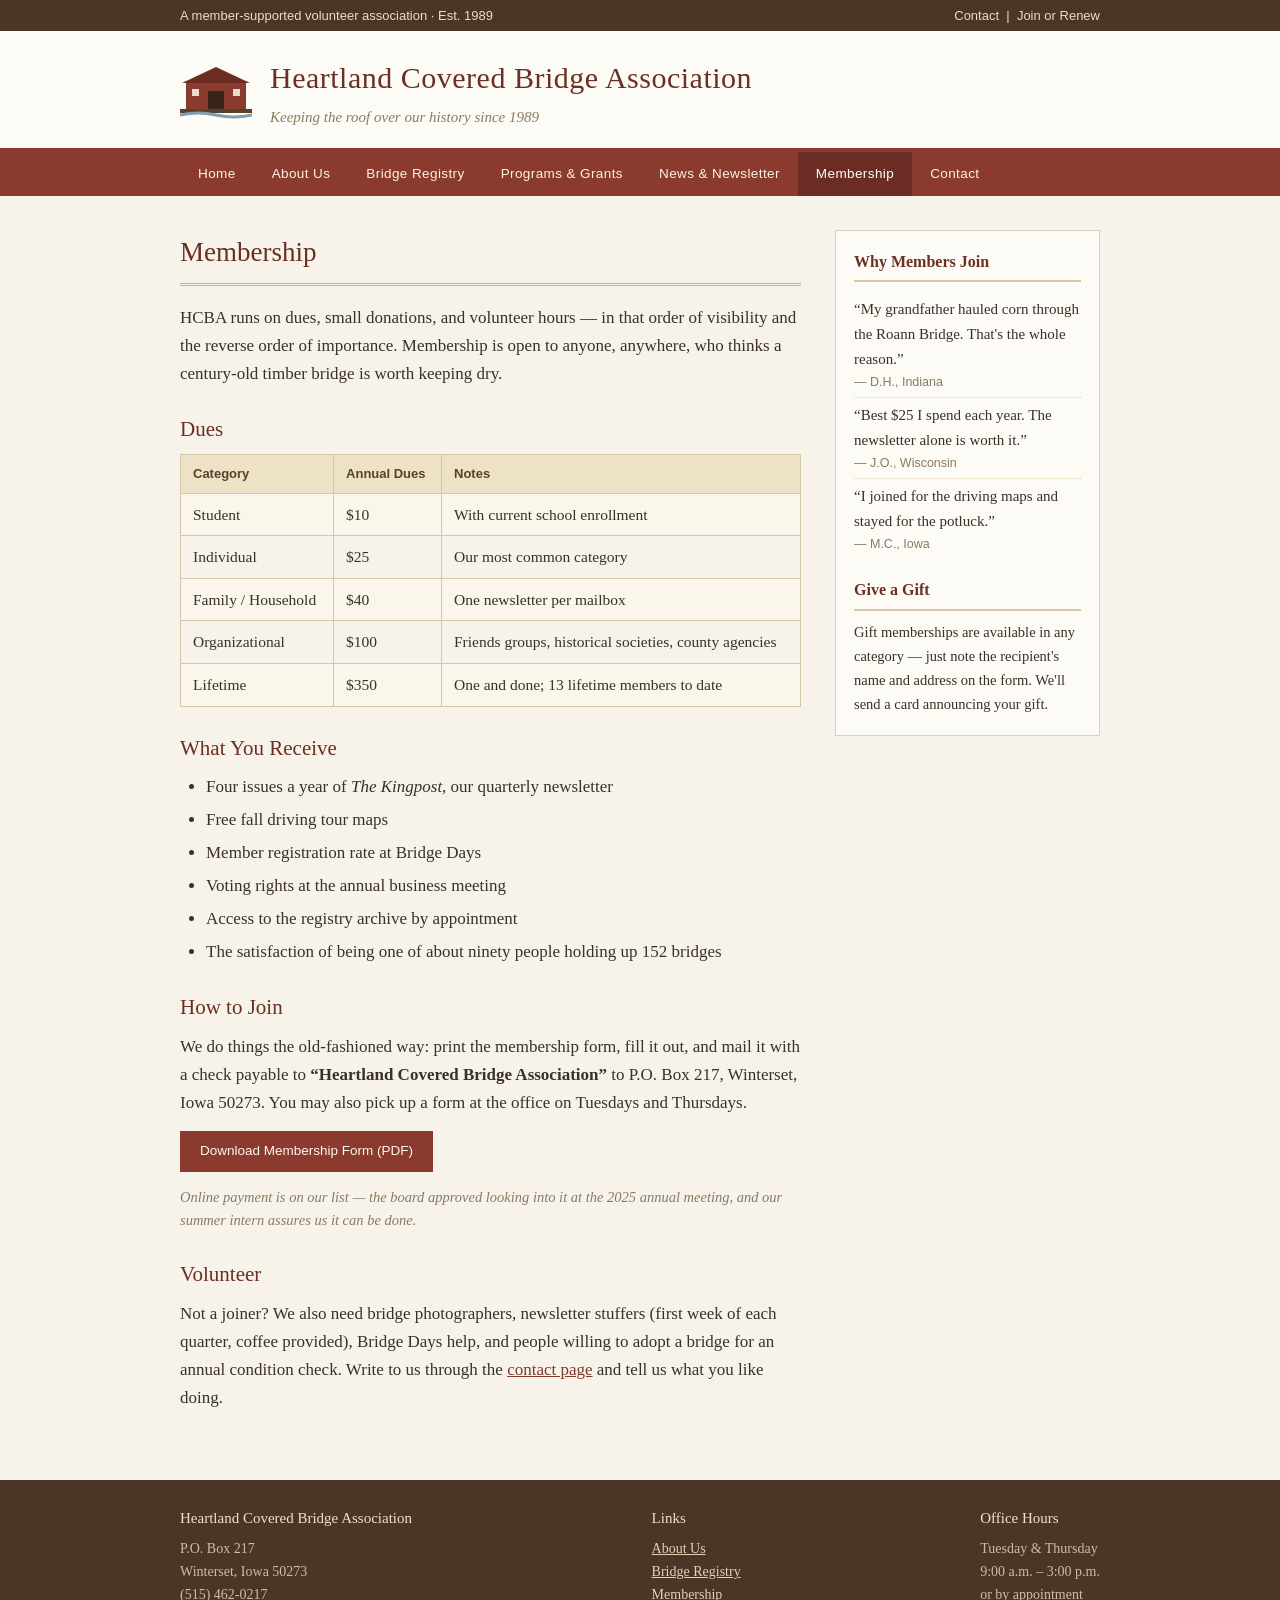
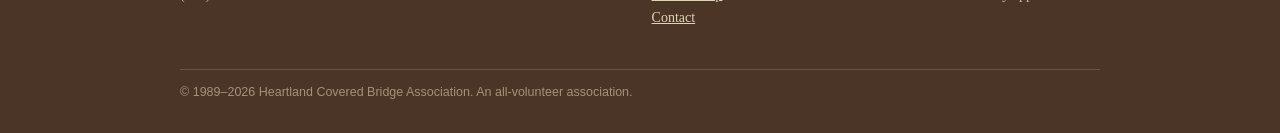
<file: membership.html>
<!DOCTYPE html>
<html lang="en">
<head>
<meta charset="utf-8">
<meta name="viewport" content="width=device-width, initial-scale=1">
<title>Membership | Heartland Covered Bridge Association</title>
<link rel="stylesheet" href="css/style.css">
</head>
<body>

<div class="topstrip">
  <div class="wrap">
    <span>A member-supported volunteer association &middot; Est. 1989</span>
    <span><a href="contact.html">Contact</a> &nbsp;|&nbsp; <a href="membership.html">Join or Renew</a></span>
  </div>
</div>

<header class="site">
  <div class="wrap masthead">
    <svg width="72" height="54" viewBox="0 0 72 54" xmlns="http://www.w3.org/2000/svg" aria-hidden="true">
      <rect x="6" y="18" width="60" height="26" fill="#8b3a2f"/>
      <polygon points="2,18 36,2 70,18" fill="#6b2c23"/>
      <rect x="28" y="26" width="16" height="18" fill="#3a2418"/>
      <rect x="12" y="24" width="7" height="7" fill="#e8ddcb"/>
      <rect x="53" y="24" width="7" height="7" fill="#e8ddcb"/>
      <rect x="0" y="44" width="72" height="4" fill="#57422e"/>
      <path d="M0 50 Q18 46 36 50 T72 50" stroke="#7d9db0" stroke-width="3" fill="none"/>
    </svg>
    <div>
      <h1>Heartland Covered Bridge Association</h1>
      <div class="tagline">Keeping the roof over our history since 1989</div>
    </div>
  </div>
</header>

<nav class="main">
  <div class="wrap">
    <ul>
      <li><a href="index.html">Home</a></li>
      <li><a href="about.html">About Us</a></li>
      <li><a href="bridges.html">Bridge Registry</a></li>
      <li><a href="programs.html">Programs &amp; Grants</a></li>
      <li><a href="news.html">News &amp; Newsletter</a></li>
      <li><a href="membership.html" class="here">Membership</a></li>
      <li><a href="contact.html">Contact</a></li>
    </ul>
  </div>
</nav>

<div class="content">
  <div class="wrap cols">
    <div class="mainer">
      <h2 class="pagetitle">Membership</h2>
      <p>
        HCBA runs on dues, small donations, and volunteer hours &mdash; in that order of visibility
        and the reverse order of importance. Membership is open to anyone, anywhere, who thinks a
        century-old timber bridge is worth keeping dry.
      </p>

      <h3>Dues</h3>
      <table class="plain">
        <tr><th>Category</th><th>Annual Dues</th><th>Notes</th></tr>
        <tr><td>Student</td><td>$10</td><td>With current school enrollment</td></tr>
        <tr><td>Individual</td><td>$25</td><td>Our most common category</td></tr>
        <tr><td>Family / Household</td><td>$40</td><td>One newsletter per mailbox</td></tr>
        <tr><td>Organizational</td><td>$100</td><td>Friends groups, historical societies, county agencies</td></tr>
        <tr><td>Lifetime</td><td>$350</td><td>One and done; 13 lifetime members to date</td></tr>
      </table>

      <h3>What You Receive</h3>
      <ul>
        <li>Four issues a year of <em>The Kingpost</em>, our quarterly newsletter</li>
        <li>Free fall driving tour maps</li>
        <li>Member registration rate at Bridge Days</li>
        <li>Voting rights at the annual business meeting</li>
        <li>Access to the registry archive by appointment</li>
        <li>The satisfaction of being one of about ninety people holding up 152 bridges</li>
      </ul>

      <h3>How to Join</h3>
      <p>
        We do things the old-fashioned way: print the membership form, fill it out, and mail it with
        a check payable to <strong>&ldquo;Heartland Covered Bridge Association&rdquo;</strong> to
        P.O. Box 217, Winterset, Iowa 50273. You may also pick up a form at the office on Tuesdays
        and Thursdays.
      </p>
      <p>
        <a class="btn" href="#">Download Membership Form (PDF)</a>
      </p>
      <p style="font-size:14.5px; color:#8a7a63;">
        <em>Online payment is on our list &mdash; the board approved looking into it at the 2025
        annual meeting, and our summer intern assures us it can be done.</em>
      </p>

      <h3>Volunteer</h3>
      <p>
        Not a joiner? We also need bridge photographers, newsletter stuffers (first week of each
        quarter, coffee provided), Bridge Days help, and people willing to adopt a bridge for an
        annual condition check. Write to us through the <a href="contact.html">contact page</a> and
        tell us what you like doing.
      </p>
    </div>

    <aside>
      <h3>Why Members Join</h3>
      <ul>
        <li>&ldquo;My grandfather hauled corn through the Roann Bridge. That's the whole reason.&rdquo; <span class="date">&mdash; D.H., Indiana</span></li>
        <li>&ldquo;Best $25 I spend each year. The newsletter alone is worth it.&rdquo; <span class="date">&mdash; J.O., Wisconsin</span></li>
        <li>&ldquo;I joined for the driving maps and stayed for the potluck.&rdquo; <span class="date">&mdash; M.C., Iowa</span></li>
      </ul>
      <h3 style="margin-top:18px;">Give a Gift</h3>
      <p style="font-size:14.5px;">
        Gift memberships are available in any category &mdash; just note the recipient's name and
        address on the form. We'll send a card announcing your gift.
      </p>
    </aside>
  </div>
</div>

<footer class="site">
  <div class="wrap">
    <div>
      <h4>Heartland Covered Bridge Association</h4>
      P.O. Box 217<br>
      Winterset, Iowa 50273<br>
      (515) 462-0217
    </div>
    <div>
      <h4>Links</h4>
      <a href="about.html">About Us</a><br>
      <a href="bridges.html">Bridge Registry</a><br>
      <a href="membership.html">Membership</a><br>
      <a href="contact.html">Contact</a>
    </div>
    <div>
      <h4>Office Hours</h4>
      Tuesday &amp; Thursday<br>
      9:00 a.m. &ndash; 3:00 p.m.<br>
      or by appointment
    </div>
    <div class="fine">
      &copy; 1989&ndash;2026 Heartland Covered Bridge Association. An all-volunteer association.
    </div>
  </div>
</footer>

</body>
</html>
</file>
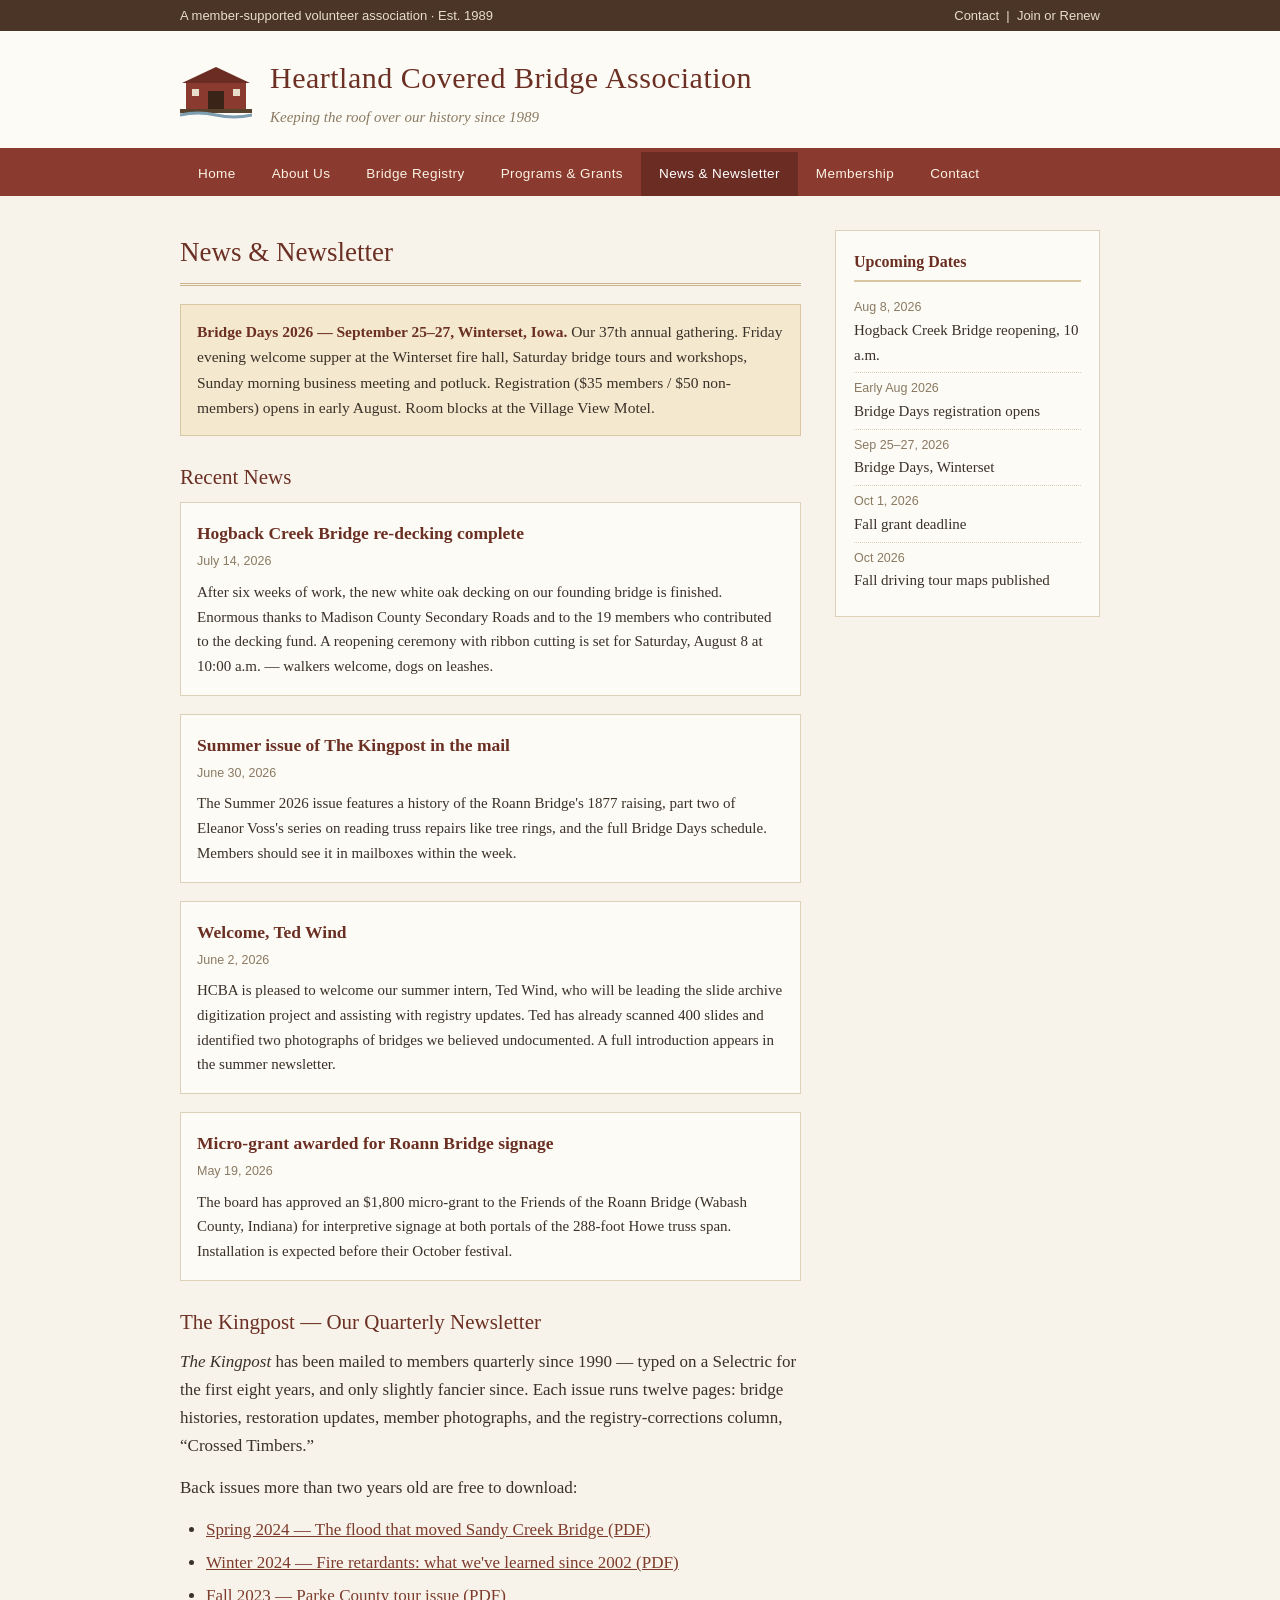
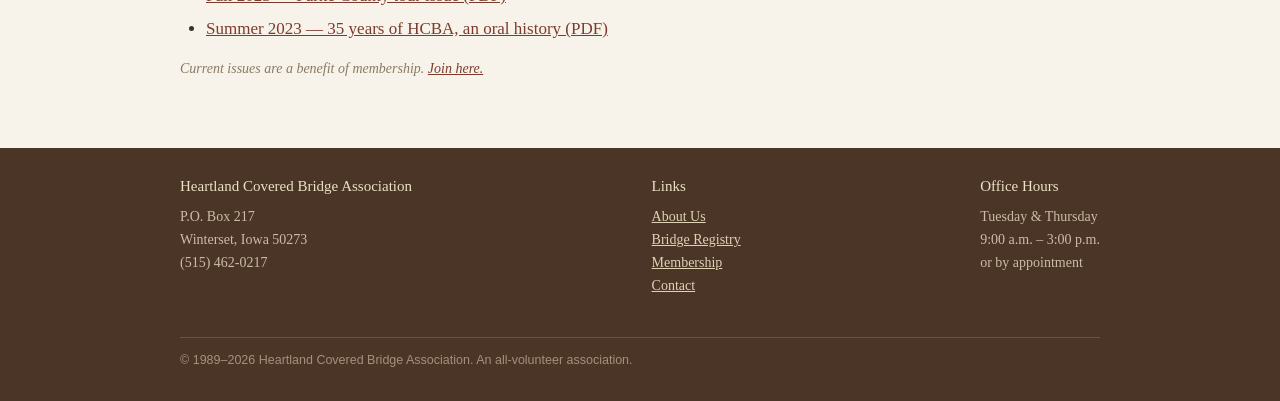
<file: news.html>
<!DOCTYPE html>
<html lang="en">
<head>
<meta charset="utf-8">
<meta name="viewport" content="width=device-width, initial-scale=1">
<title>News &amp; Newsletter | Heartland Covered Bridge Association</title>
<link rel="stylesheet" href="css/style.css">
</head>
<body>

<div class="topstrip">
  <div class="wrap">
    <span>A member-supported volunteer association &middot; Est. 1989</span>
    <span><a href="contact.html">Contact</a> &nbsp;|&nbsp; <a href="membership.html">Join or Renew</a></span>
  </div>
</div>

<header class="site">
  <div class="wrap masthead">
    <svg width="72" height="54" viewBox="0 0 72 54" xmlns="http://www.w3.org/2000/svg" aria-hidden="true">
      <rect x="6" y="18" width="60" height="26" fill="#8b3a2f"/>
      <polygon points="2,18 36,2 70,18" fill="#6b2c23"/>
      <rect x="28" y="26" width="16" height="18" fill="#3a2418"/>
      <rect x="12" y="24" width="7" height="7" fill="#e8ddcb"/>
      <rect x="53" y="24" width="7" height="7" fill="#e8ddcb"/>
      <rect x="0" y="44" width="72" height="4" fill="#57422e"/>
      <path d="M0 50 Q18 46 36 50 T72 50" stroke="#7d9db0" stroke-width="3" fill="none"/>
    </svg>
    <div>
      <h1>Heartland Covered Bridge Association</h1>
      <div class="tagline">Keeping the roof over our history since 1989</div>
    </div>
  </div>
</header>

<nav class="main">
  <div class="wrap">
    <ul>
      <li><a href="index.html">Home</a></li>
      <li><a href="about.html">About Us</a></li>
      <li><a href="bridges.html">Bridge Registry</a></li>
      <li><a href="programs.html">Programs &amp; Grants</a></li>
      <li><a href="news.html" class="here">News &amp; Newsletter</a></li>
      <li><a href="membership.html">Membership</a></li>
      <li><a href="contact.html">Contact</a></li>
    </ul>
  </div>
</nav>

<div class="content">
  <div class="wrap cols">
    <div class="mainer">
      <h2 class="pagetitle">News &amp; Newsletter</h2>

      <div class="notice">
        <strong>Bridge Days 2026 &mdash; September 25&ndash;27, Winterset, Iowa.</strong>
        Our 37th annual gathering. Friday evening welcome supper at the Winterset fire hall, Saturday
        bridge tours and workshops, Sunday morning business meeting and potluck. Registration ($35
        members / $50 non-members) opens in early August. Room blocks at the Village View Motel.
      </div>

      <h3>Recent News</h3>

      <div class="bridgecard">
        <h4>Hogback Creek Bridge re-decking complete</h4>
        <div class="meta">July 14, 2026</div>
        <p>
          After six weeks of work, the new white oak decking on our founding bridge is finished.
          Enormous thanks to Madison County Secondary Roads and to the 19 members who contributed to
          the decking fund. A reopening ceremony with ribbon cutting is set for Saturday, August 8
          at 10:00 a.m. &mdash; walkers welcome, dogs on leashes.
        </p>
      </div>

      <div class="bridgecard">
        <h4>Summer issue of The Kingpost in the mail</h4>
        <div class="meta">June 30, 2026</div>
        <p>
          The Summer 2026 issue features a history of the Roann Bridge's 1877 raising, part two of
          Eleanor Voss's series on reading truss repairs like tree rings, and the full Bridge Days
          schedule. Members should see it in mailboxes within the week.
        </p>
      </div>

      <div class="bridgecard">
        <h4>Welcome, Ted Wind</h4>
        <div class="meta">June 2, 2026</div>
        <p>
          HCBA is pleased to welcome our summer intern, Ted Wind, who will be leading the slide
          archive digitization project and assisting with registry updates. Ted has already scanned
          400 slides and identified two photographs of bridges we believed undocumented. A full
          introduction appears in the summer newsletter.
        </p>
      </div>

      <div class="bridgecard">
        <h4>Micro-grant awarded for Roann Bridge signage</h4>
        <div class="meta">May 19, 2026</div>
        <p>
          The board has approved an $1,800 micro-grant to the Friends of the Roann Bridge (Wabash
          County, Indiana) for interpretive signage at both portals of the 288-foot Howe truss span.
          Installation is expected before their October festival.
        </p>
      </div>

      <h3>The Kingpost &mdash; Our Quarterly Newsletter</h3>
      <p>
        <em>The Kingpost</em> has been mailed to members quarterly since 1990 &mdash; typed on a
        Selectric for the first eight years, and only slightly fancier since. Each issue runs
        twelve pages: bridge histories, restoration updates, member photographs, and the
        registry-corrections column, &ldquo;Crossed Timbers.&rdquo;
      </p>
      <p>Back issues more than two years old are free to download:</p>
      <ul>
        <li><a href="#">Spring 2024 &mdash; The flood that moved Sandy Creek Bridge (PDF)</a></li>
        <li><a href="#">Winter 2024 &mdash; Fire retardants: what we've learned since 2002 (PDF)</a></li>
        <li><a href="#">Fall 2023 &mdash; Parke County tour issue (PDF)</a></li>
        <li><a href="#">Summer 2023 &mdash; 35 years of HCBA, an oral history (PDF)</a></li>
      </ul>
      <p style="font-size:14px; color:#8a7a63;"><em>Current issues are a benefit of membership. <a href="membership.html">Join here.</a></em></p>
    </div>

    <aside>
      <h3>Upcoming Dates</h3>
      <ul>
        <li><span class="date">Aug 8, 2026</span> Hogback Creek Bridge reopening, 10 a.m.</li>
        <li><span class="date">Early Aug 2026</span> Bridge Days registration opens</li>
        <li><span class="date">Sep 25&ndash;27, 2026</span> Bridge Days, Winterset</li>
        <li><span class="date">Oct 1, 2026</span> Fall grant deadline</li>
        <li><span class="date">Oct 2026</span> Fall driving tour maps published</li>
      </ul>
    </aside>
  </div>
</div>

<footer class="site">
  <div class="wrap">
    <div>
      <h4>Heartland Covered Bridge Association</h4>
      P.O. Box 217<br>
      Winterset, Iowa 50273<br>
      (515) 462-0217
    </div>
    <div>
      <h4>Links</h4>
      <a href="about.html">About Us</a><br>
      <a href="bridges.html">Bridge Registry</a><br>
      <a href="membership.html">Membership</a><br>
      <a href="contact.html">Contact</a>
    </div>
    <div>
      <h4>Office Hours</h4>
      Tuesday &amp; Thursday<br>
      9:00 a.m. &ndash; 3:00 p.m.<br>
      or by appointment
    </div>
    <div class="fine">
      &copy; 1989&ndash;2026 Heartland Covered Bridge Association. An all-volunteer association.
    </div>
  </div>
</footer>

</body>
</html>
</file>
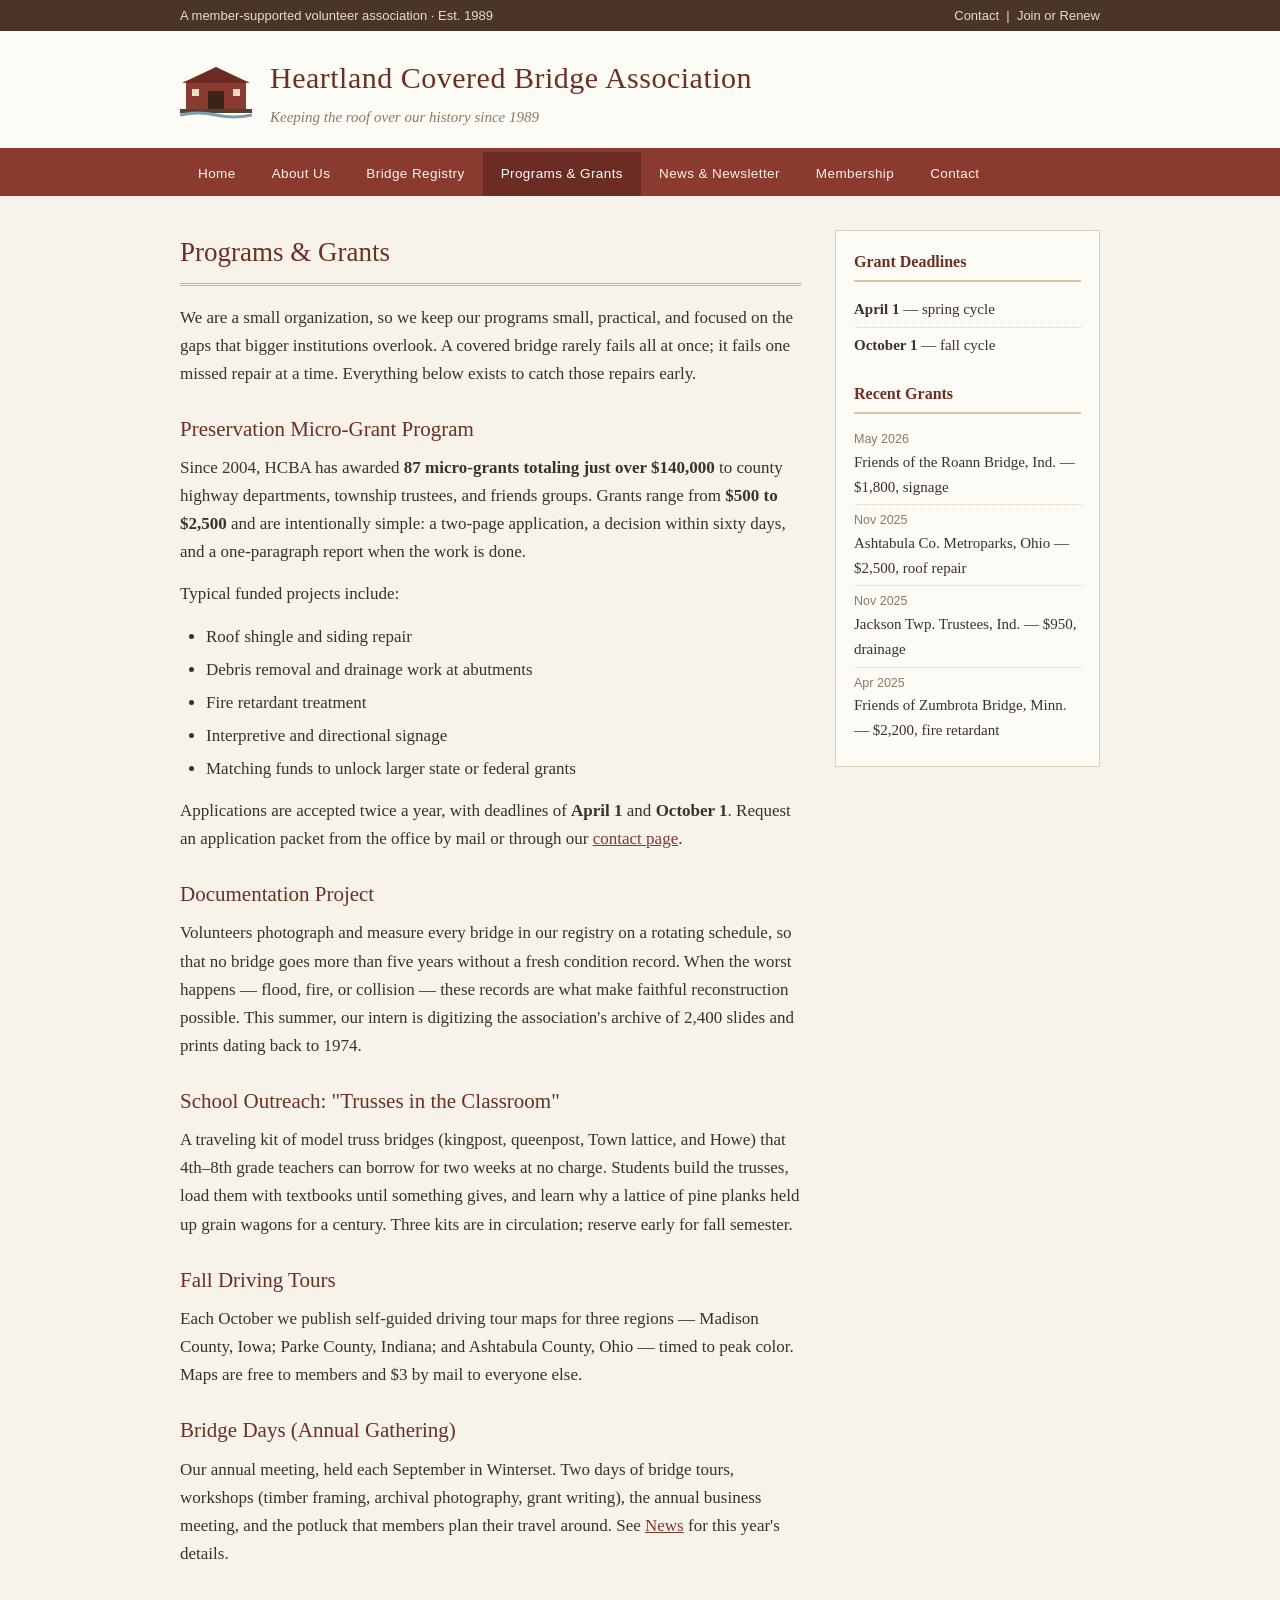
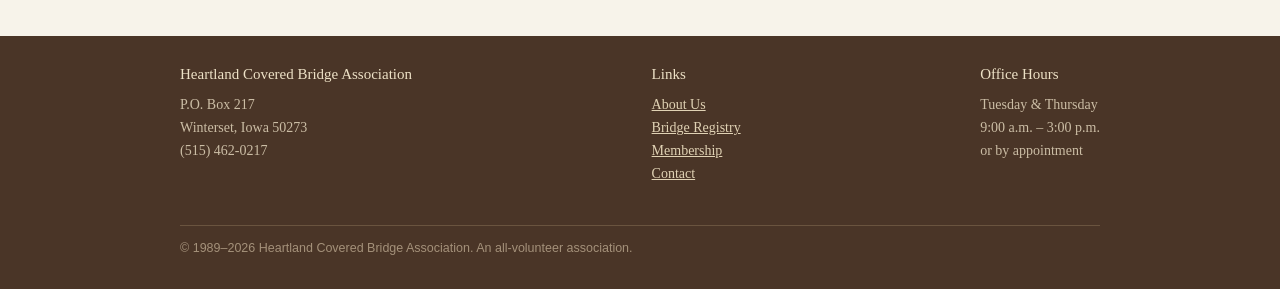
<file: programs.html>
<!DOCTYPE html>
<html lang="en">
<head>
<meta charset="utf-8">
<meta name="viewport" content="width=device-width, initial-scale=1">
<title>Programs &amp; Grants | Heartland Covered Bridge Association</title>
<link rel="stylesheet" href="css/style.css">
</head>
<body>

<div class="topstrip">
  <div class="wrap">
    <span>A member-supported volunteer association &middot; Est. 1989</span>
    <span><a href="contact.html">Contact</a> &nbsp;|&nbsp; <a href="membership.html">Join or Renew</a></span>
  </div>
</div>

<header class="site">
  <div class="wrap masthead">
    <svg width="72" height="54" viewBox="0 0 72 54" xmlns="http://www.w3.org/2000/svg" aria-hidden="true">
      <rect x="6" y="18" width="60" height="26" fill="#8b3a2f"/>
      <polygon points="2,18 36,2 70,18" fill="#6b2c23"/>
      <rect x="28" y="26" width="16" height="18" fill="#3a2418"/>
      <rect x="12" y="24" width="7" height="7" fill="#e8ddcb"/>
      <rect x="53" y="24" width="7" height="7" fill="#e8ddcb"/>
      <rect x="0" y="44" width="72" height="4" fill="#57422e"/>
      <path d="M0 50 Q18 46 36 50 T72 50" stroke="#7d9db0" stroke-width="3" fill="none"/>
    </svg>
    <div>
      <h1>Heartland Covered Bridge Association</h1>
      <div class="tagline">Keeping the roof over our history since 1989</div>
    </div>
  </div>
</header>

<nav class="main">
  <div class="wrap">
    <ul>
      <li><a href="index.html">Home</a></li>
      <li><a href="about.html">About Us</a></li>
      <li><a href="bridges.html">Bridge Registry</a></li>
      <li><a href="programs.html" class="here">Programs &amp; Grants</a></li>
      <li><a href="news.html">News &amp; Newsletter</a></li>
      <li><a href="membership.html">Membership</a></li>
      <li><a href="contact.html">Contact</a></li>
    </ul>
  </div>
</nav>

<div class="content">
  <div class="wrap cols">
    <div class="mainer">
      <h2 class="pagetitle">Programs &amp; Grants</h2>
      <p>
        We are a small organization, so we keep our programs small, practical, and focused on the
        gaps that bigger institutions overlook. A covered bridge rarely fails all at once; it fails
        one missed repair at a time. Everything below exists to catch those repairs early.
      </p>

      <h3>Preservation Micro-Grant Program</h3>
      <p>
        Since 2004, HCBA has awarded <strong>87 micro-grants totaling just over $140,000</strong> to
        county highway departments, township trustees, and friends groups. Grants range from
        <strong>$500 to $2,500</strong> and are intentionally simple: a two-page application, a
        decision within sixty days, and a one-paragraph report when the work is done.
      </p>
      <p>Typical funded projects include:</p>
      <ul>
        <li>Roof shingle and siding repair</li>
        <li>Debris removal and drainage work at abutments</li>
        <li>Fire retardant treatment</li>
        <li>Interpretive and directional signage</li>
        <li>Matching funds to unlock larger state or federal grants</li>
      </ul>
      <p>
        Applications are accepted twice a year, with deadlines of <strong>April 1</strong> and
        <strong>October 1</strong>. Request an application packet from the office by mail or
        through our <a href="contact.html">contact page</a>.
      </p>

      <h3>Documentation Project</h3>
      <p>
        Volunteers photograph and measure every bridge in our registry on a rotating schedule, so
        that no bridge goes more than five years without a fresh condition record. When the worst
        happens &mdash; flood, fire, or collision &mdash; these records are what make faithful
        reconstruction possible. This summer, our intern is digitizing the association's archive of
        2,400 slides and prints dating back to 1974.
      </p>

      <h3>School Outreach: "Trusses in the Classroom"</h3>
      <p>
        A traveling kit of model truss bridges (kingpost, queenpost, Town lattice, and Howe) that
        4th&ndash;8th grade teachers can borrow for two weeks at no charge. Students build the
        trusses, load them with textbooks until something gives, and learn why a lattice of pine
        planks held up grain wagons for a century. Three kits are in circulation; reserve early for
        fall semester.
      </p>

      <h3>Fall Driving Tours</h3>
      <p>
        Each October we publish self-guided driving tour maps for three regions &mdash; Madison
        County, Iowa; Parke County, Indiana; and Ashtabula County, Ohio &mdash; timed to peak
        color. Maps are free to members and $3 by mail to everyone else.
      </p>

      <h3>Bridge Days (Annual Gathering)</h3>
      <p>
        Our annual meeting, held each September in Winterset. Two days of bridge tours, workshops
        (timber framing, archival photography, grant writing), the annual business meeting, and the
        potluck that members plan their travel around. See <a href="news.html">News</a> for this
        year's details.
      </p>
    </div>

    <aside>
      <h3>Grant Deadlines</h3>
      <ul>
        <li><strong>April 1</strong> &mdash; spring cycle</li>
        <li><strong>October 1</strong> &mdash; fall cycle</li>
      </ul>
      <h3 style="margin-top:18px;">Recent Grants</h3>
      <ul>
        <li><span class="date">May 2026</span> Friends of the Roann Bridge, Ind. &mdash; $1,800, signage</li>
        <li><span class="date">Nov 2025</span> Ashtabula Co. Metroparks, Ohio &mdash; $2,500, roof repair</li>
        <li><span class="date">Nov 2025</span> Jackson Twp. Trustees, Ind. &mdash; $950, drainage</li>
        <li><span class="date">Apr 2025</span> Friends of Zumbrota Bridge, Minn. &mdash; $2,200, fire retardant</li>
      </ul>
    </aside>
  </div>
</div>

<footer class="site">
  <div class="wrap">
    <div>
      <h4>Heartland Covered Bridge Association</h4>
      P.O. Box 217<br>
      Winterset, Iowa 50273<br>
      (515) 462-0217
    </div>
    <div>
      <h4>Links</h4>
      <a href="about.html">About Us</a><br>
      <a href="bridges.html">Bridge Registry</a><br>
      <a href="membership.html">Membership</a><br>
      <a href="contact.html">Contact</a>
    </div>
    <div>
      <h4>Office Hours</h4>
      Tuesday &amp; Thursday<br>
      9:00 a.m. &ndash; 3:00 p.m.<br>
      or by appointment
    </div>
    <div class="fine">
      &copy; 1989&ndash;2026 Heartland Covered Bridge Association. An all-volunteer association.
    </div>
  </div>
</footer>

</body>
</html>
</file>
<file: css/style.css>
/* Heartland Covered Bridge Association — site styles */

* { margin: 0; padding: 0; box-sizing: border-box; }

body {
  font-family: Georgia, "Times New Roman", serif;
  color: #3a3128;
  background: #f7f3ea;
  line-height: 1.65;
  font-size: 17px;
}

a { color: #7d3b2c; }
a:hover { color: #a04f3a; }

.wrap {
  max-width: 960px;
  margin: 0 auto;
  padding: 0 20px;
}

/* Top strip */
.topstrip {
  background: #4a3527;
  color: #e8ddcb;
  font-size: 13px;
  padding: 5px 0;
  font-family: Verdana, Geneva, sans-serif;
}
.topstrip .wrap { display: flex; justify-content: space-between; flex-wrap: wrap; gap: 6px; }
.topstrip a { color: #e8ddcb; text-decoration: none; }
.topstrip a:hover { text-decoration: underline; }

/* Header */
header.site {
  background: #fdfbf5;
  border-bottom: 4px solid #8b3a2f;
  padding: 22px 0 18px;
}
.masthead { display: flex; align-items: center; gap: 18px; }
.masthead svg { flex-shrink: 0; }
.masthead h1 {
  font-size: 30px;
  font-weight: normal;
  color: #6b2f23;
  letter-spacing: 0.5px;
}
.masthead .tagline {
  font-style: italic;
  color: #8a7a63;
  font-size: 15px;
  margin-top: 2px;
}

/* Nav */
nav.main {
  background: #8b3a2f;
  font-family: Verdana, Geneva, sans-serif;
}
nav.main ul { list-style: none; display: flex; flex-wrap: wrap; }
nav.main a {
  display: block;
  padding: 11px 18px;
  color: #fbf3e4;
  text-decoration: none;
  font-size: 13.5px;
  letter-spacing: 0.4px;
}
nav.main a:hover, nav.main a.here {
  background: #6b2c23;
  color: #fff;
}

/* Hero */
.hero {
  background: linear-gradient(rgba(58, 40, 28, 0.55), rgba(58, 40, 28, 0.55)), #a08863;
  position: relative;
  overflow: hidden;
}
.hero .art { display: block; width: 100%; height: auto; max-height: 420px; object-fit: cover; }
.hero .credit {
  position: absolute;
  top: 8px;
  right: 12px;
  font-size: 10.5px;
  color: rgba(253, 248, 236, 0.85);
  font-family: Verdana, sans-serif;
  text-shadow: 0 1px 2px rgba(0,0,0,0.6);
}
.bridgecard img.bphoto {
  width: 100%;
  height: auto;
  display: block;
  border: 1px solid #ddd0b8;
  margin-bottom: 4px;
}
.photocredit {
  font-size: 11px;
  color: #a89a82;
  font-family: Verdana, sans-serif;
  margin: 0 0 8px;
}
.hero .overlay {
  position: absolute;
  left: 0; right: 0; bottom: 0;
  padding: 26px 0;
  background: linear-gradient(transparent, rgba(40, 26, 16, 0.82));
  color: #fdf8ec;
}
.hero .overlay h2 {
  font-weight: normal;
  font-size: 28px;
  text-shadow: 0 1px 3px rgba(0,0,0,0.5);
}
.hero .overlay p { font-style: italic; font-size: 16px; text-shadow: 0 1px 3px rgba(0,0,0,0.5); }

/* Layout */
.content { padding: 34px 0 44px; }
.cols { display: flex; gap: 34px; align-items: flex-start; }
.cols .mainer { flex: 1 1 auto; min-width: 0; }
.cols aside {
  flex: 0 0 265px;
  background: #fdfbf5;
  border: 1px solid #ddd0b8;
  padding: 18px;
  font-size: 15px;
}
aside h3 {
  font-size: 16px;
  color: #6b2f23;
  border-bottom: 2px solid #d9c6a3;
  padding-bottom: 5px;
  margin-bottom: 10px;
}
aside ul { list-style: none; }
aside li { padding: 5px 0; border-bottom: 1px dotted #ddd0b8; }
aside li:last-child { border-bottom: none; }
aside .date { display: block; font-size: 12.5px; color: #8a7a63; font-family: Verdana, sans-serif; }

h2.pagetitle {
  font-weight: normal;
  color: #6b2f23;
  font-size: 27px;
  border-bottom: 3px double #c9b48c;
  padding-bottom: 8px;
  margin-bottom: 18px;
}
.mainer h3 { color: #6b2f23; font-weight: normal; font-size: 21px; margin: 24px 0 8px; }
.mainer p { margin-bottom: 14px; }
.mainer ul, .mainer ol { margin: 0 0 14px 26px; }
.mainer li { margin-bottom: 5px; }

/* Boxes and tables */
.notice {
  background: #f4e9cf;
  border: 1px solid #d9c6a3;
  padding: 14px 16px;
  margin: 0 0 20px;
  font-size: 15.5px;
}
.notice strong { color: #6b2f23; }

table.plain {
  width: 100%;
  border-collapse: collapse;
  margin-bottom: 18px;
  font-size: 15.5px;
}
table.plain th, table.plain td {
  border: 1px solid #d5c6a8;
  padding: 8px 12px;
  text-align: left;
}
table.plain th { background: #ede1c6; color: #57422e; font-family: Verdana, sans-serif; font-size: 13px; }
table.plain tr:nth-child(even) td { background: #faf6ec; }

.person {
  display: flex;
  gap: 16px;
  margin-bottom: 22px;
  background: #fdfbf5;
  border: 1px solid #e2d6bd;
  padding: 14px;
}
.person .avatar {
  flex: 0 0 74px;
  height: 74px;
  border-radius: 50%;
  background: #c9b48c;
  color: #fdfbf5;
  display: flex;
  align-items: center;
  justify-content: center;
  font-size: 26px;
  font-family: Verdana, sans-serif;
}
.person h4 { color: #6b2f23; font-size: 17px; }
.person .role { font-style: italic; color: #8a7a63; font-size: 14.5px; margin-bottom: 5px; }
.person p { font-size: 15px; margin: 0; }

.bridgecard {
  border: 1px solid #ddd0b8;
  background: #fdfbf5;
  margin-bottom: 18px;
  padding: 16px;
}
.bridgecard h4 { color: #6b2f23; font-size: 17.5px; }
.bridgecard .meta { font-family: Verdana, sans-serif; font-size: 12.5px; color: #8a7a63; margin: 3px 0 8px; }
.bridgecard p { font-size: 15px; margin: 0; }

.btn {
  display: inline-block;
  background: #8b3a2f;
  color: #fdf8ec !important;
  text-decoration: none;
  padding: 9px 20px;
  font-family: Verdana, sans-serif;
  font-size: 13.5px;
  border: none;
  cursor: pointer;
}
.btn:hover { background: #6b2c23; }

/* Homepage feature row */
.featrow { display: flex; gap: 20px; margin: 26px 0 8px; flex-wrap: wrap; }
.feat {
  flex: 1 1 200px;
  background: #fdfbf5;
  border: 1px solid #ddd0b8;
  border-top: 4px solid #8b3a2f;
  padding: 16px;
}
.feat h3 { margin: 0 0 6px !important; font-size: 18px !important; }
.feat p { font-size: 14.5px; margin-bottom: 8px; }
.feat a { font-size: 14px; }

/* Forms */
form.contact label {
  display: block;
  font-family: Verdana, sans-serif;
  font-size: 13px;
  color: #57422e;
  margin: 14px 0 4px;
}
form.contact input[type="text"], form.contact input[type="email"], form.contact select, form.contact textarea {
  width: 100%;
  max-width: 440px;
  padding: 8px;
  border: 1px solid #c9b48c;
  background: #fff;
  font-family: Georgia, serif;
  font-size: 15px;
}
form.contact textarea { height: 130px; }
form.contact .btn { margin-top: 16px; }

/* Footer */
footer.site {
  background: #4a3527;
  color: #cbbda5;
  padding: 26px 0 30px;
  font-size: 14px;
  margin-top: 10px;
}
footer.site .wrap { display: flex; justify-content: space-between; gap: 24px; flex-wrap: wrap; }
footer.site h4 { color: #ede1c6; font-weight: normal; margin-bottom: 6px; font-size: 15px; }
footer.site a { color: #e0d2b4; }
footer.site .fine { width: 100%; border-top: 1px solid #6a543f; margin-top: 16px; padding-top: 12px; font-size: 12.5px; color: #a4917a; font-family: Verdana, sans-serif; }

@media (max-width: 760px) {
  .cols { flex-direction: column; }
  .cols aside { flex: 1 1 auto; width: 100%; }
  .masthead h1 { font-size: 23px; }
  .hero .overlay h2 { font-size: 21px; }
}
</file>
